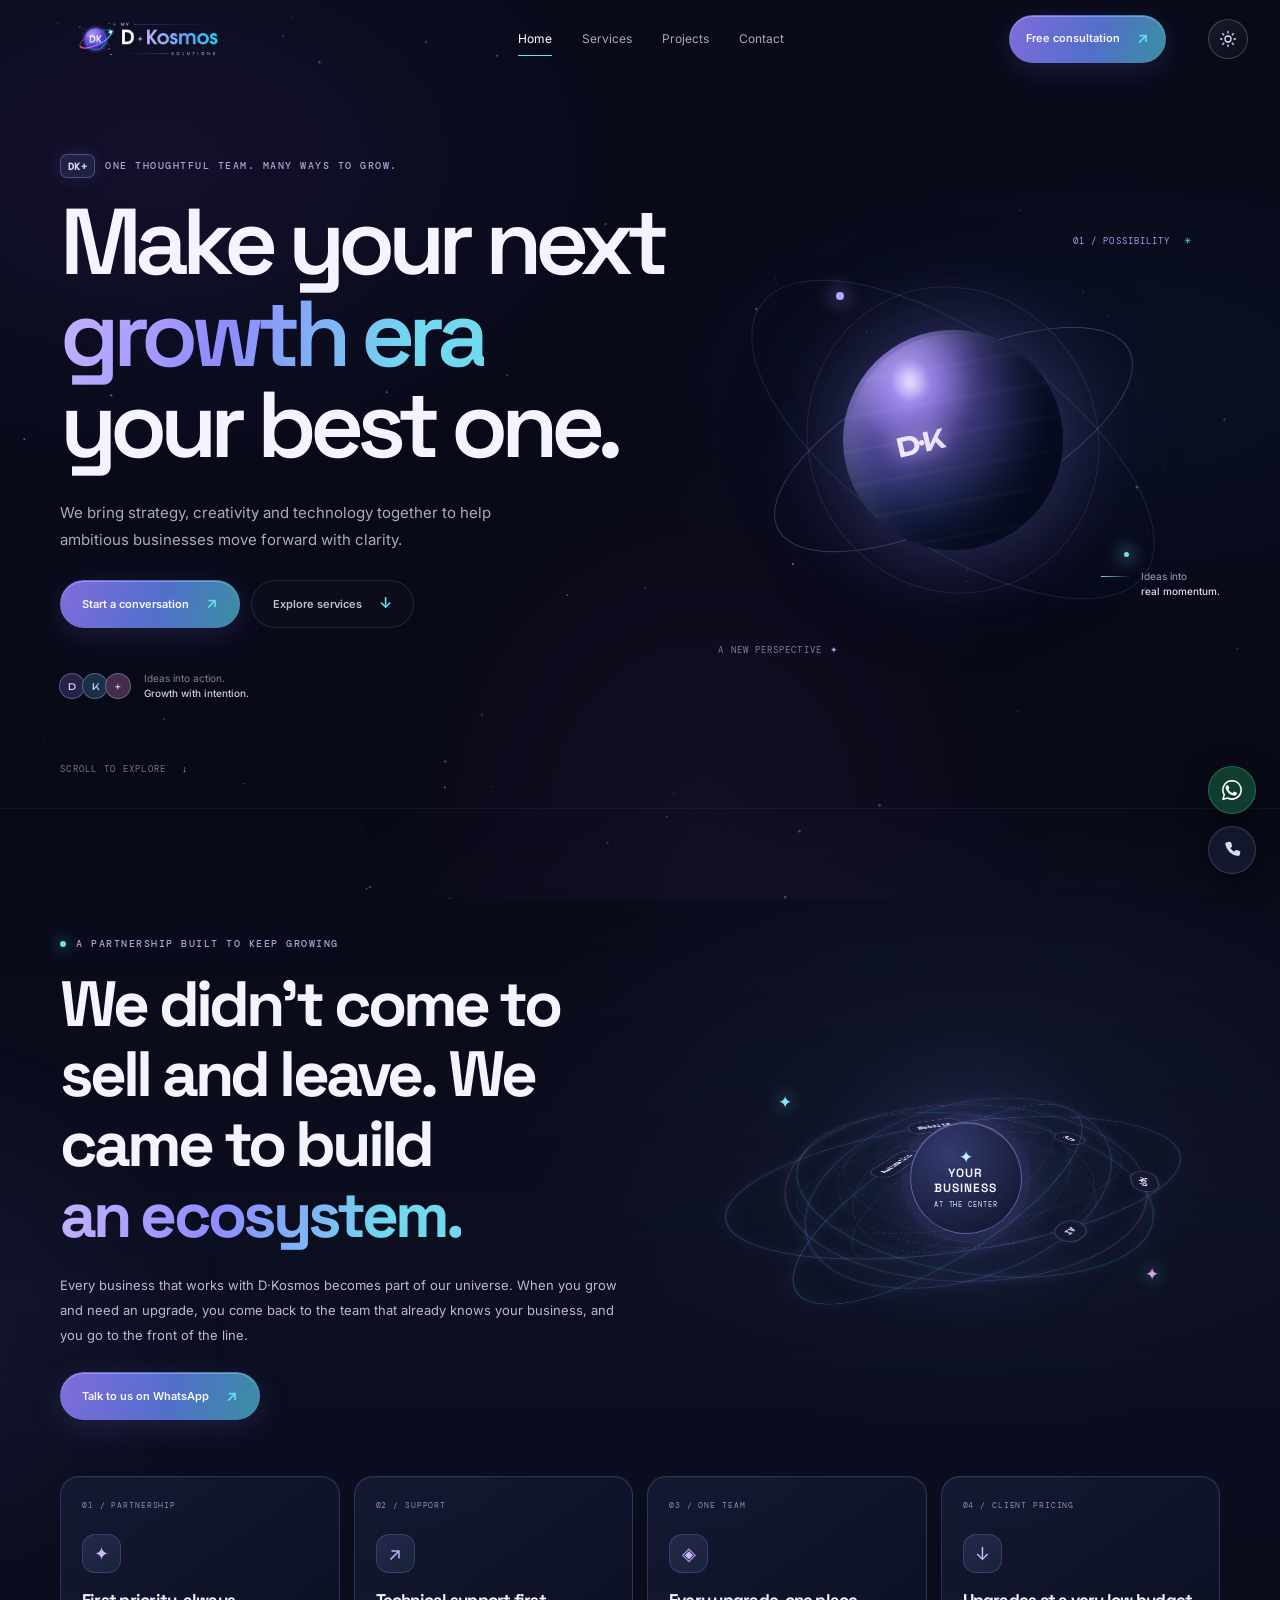
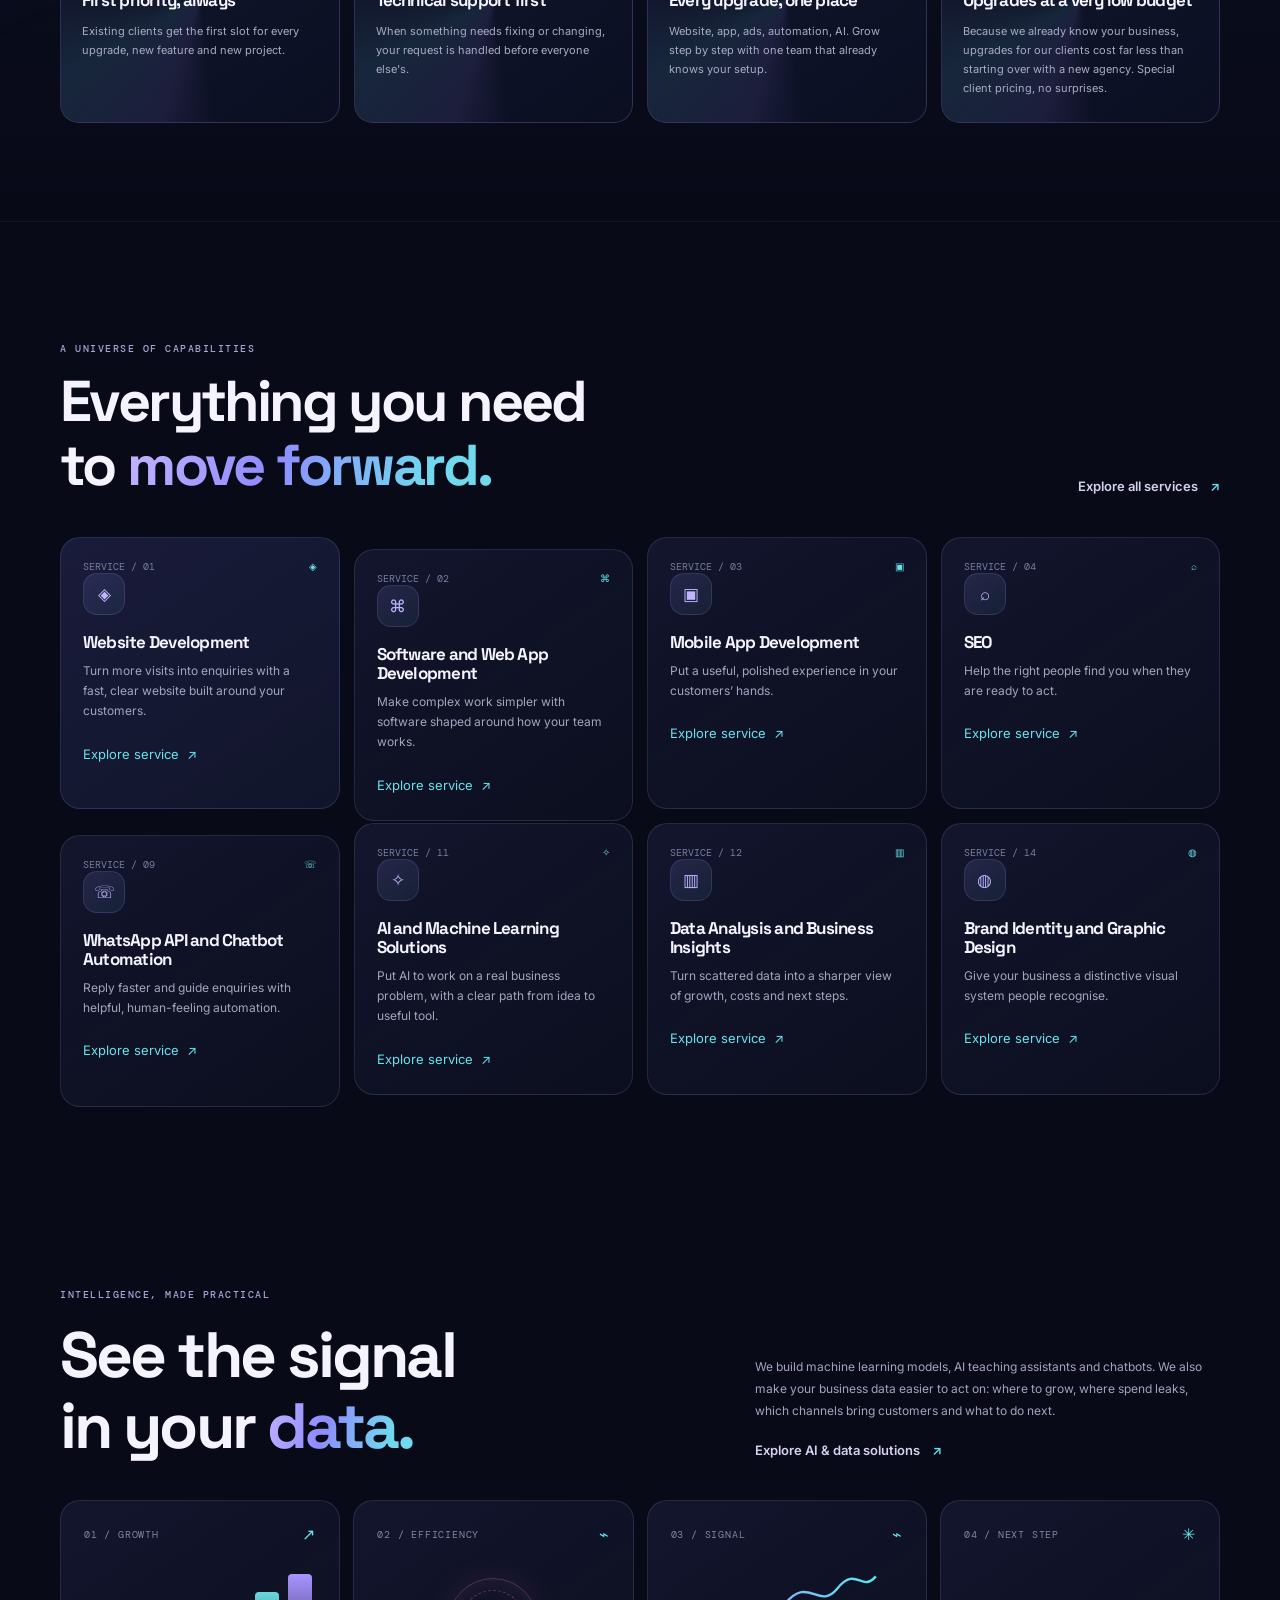
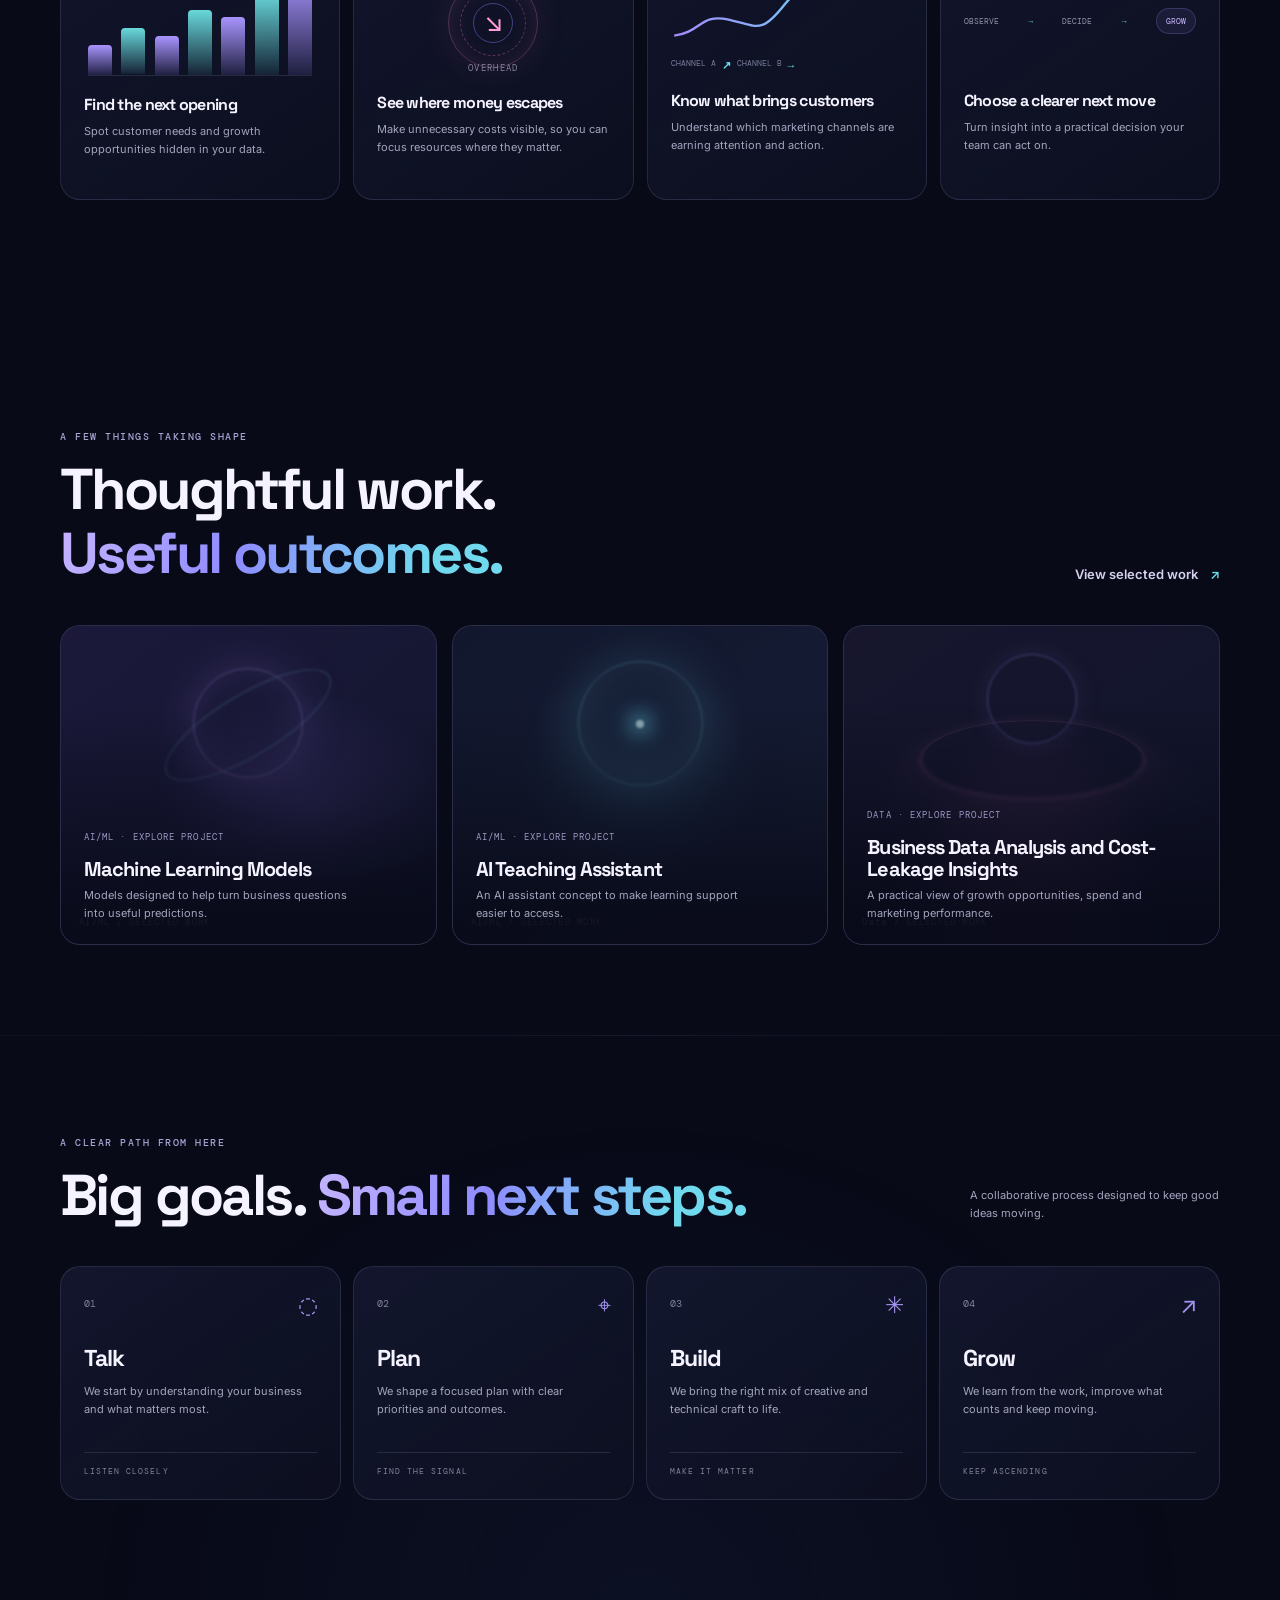
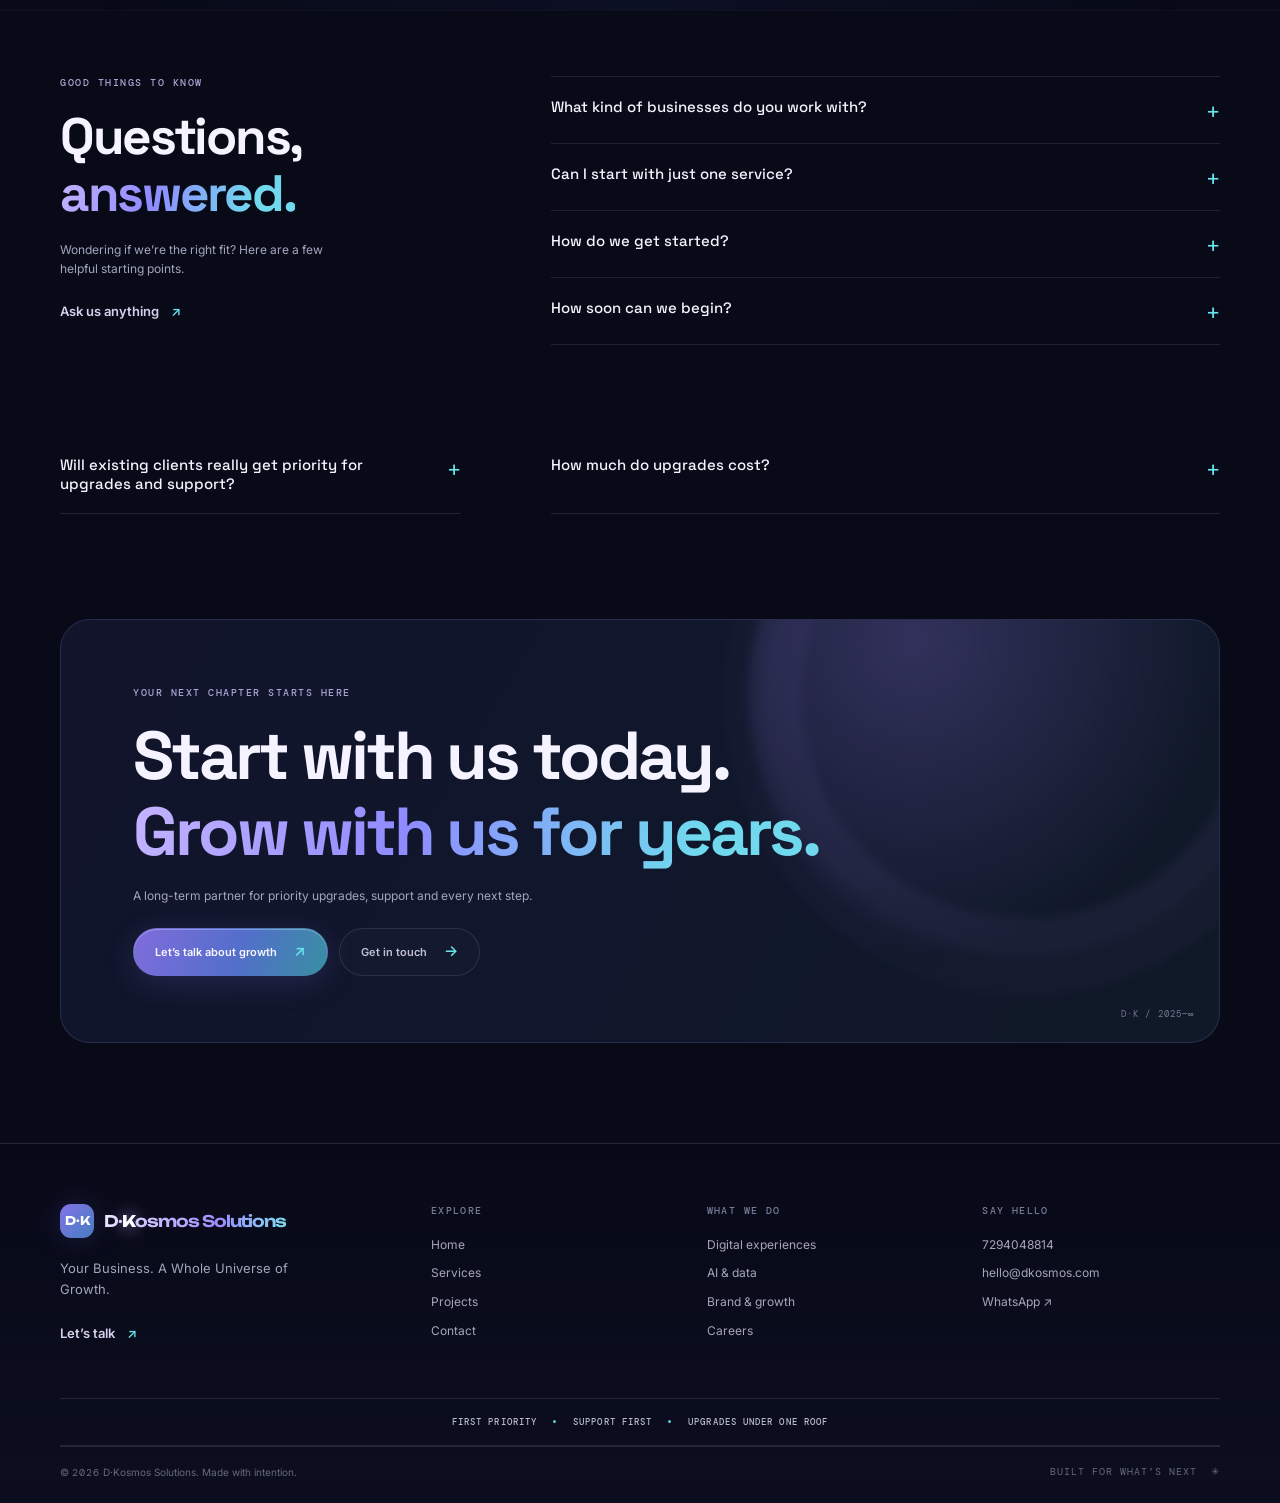
<file: index.html>
<!doctype html><html lang="en"><head><meta charset="utf-8"><meta name="viewport" content="width=device-width,initial-scale=1"><meta name="theme-color" content="#080a18"><meta name="description" content="Partner for the long run: D&#183;Kosmos offers priority upgrades and support as your business grows."><meta property="og:title" content="D&#183;Kosmos Solutions — Your Business. A Whole Universe of Growth."><meta property="og:description" content="Digital solutions with the clarity to move your business forward."><meta property="og:type" content="website"><title>D&#183;mydkosmos Solutions — Digital Growth, Thoughtfully Built</title><link rel="icon" href="assets/favicon.svg" type="image/svg+xml"><link rel="preconnect" href="https://fonts.googleapis.com"><link rel="preconnect" href="https://fonts.gstatic.com" crossorigin><link href="https://fonts.googleapis.com/css2?family=DM+Mono:wght@400;500&family=Inter:wght@400;500;600;700&family=Space+Grotesk:wght@400;500;600;700&family=Unbounded:wght@500;600;700&display=swap" rel="stylesheet"><link rel="stylesheet" href="css/base.css"><link rel="stylesheet" href="css/layout.css"><link rel="stylesheet" href="css/components.css"><link rel="stylesheet" href="css/animations.css"><link rel="stylesheet" href="css/pages.css"></head><body data-page="home"><div id="starfield"></div><div id="site-header"></div><main><section class="hero wrap"><div class="hero-copy"><p class="eyebrow reveal"><span class="dk-plus-badge">DK+</span><span>One thoughtful team. Many ways to grow.</span></p><h1 class="display reveal">Make your next<br><span class="gradient-text">growth era</span><br>your best one.</h1><p class="hero-text reveal">We bring strategy, creativity and technology together to help ambitious businesses move forward with clarity.</p><div class="hero-actions reveal"><a class="button button-primary magnetic" data-whatsapp href="#">Start a conversation <span>↗</span></a><a class="button button-quiet" href="services.html">Explore services <span>↓</span></a></div><div class="hero-proof reveal"><div class="proof-avatars"><i>D</i><i>K</i><i>+</i></div><span>Ideas into action.<br><b>Growth with intention.</b></span></div></div><div class="planet-stage reveal"><div class="planet-label label-top"><span>01 / POSSIBILITY</span><i>✳</i></div><div class="orbit orbit-one"></div><div class="orbit orbit-two"></div><div class="orbit orbit-three"></div><div class="planet"><div class="planet-shade"></div><span class="planet-mark">D·K</span></div><div class="orbit-point point-a"></div><div class="orbit-point point-b"></div><div class="planet-caption"><span class="caption-line"></span><p>Ideas into<br><b>real momentum.</b></p></div><div class="planet-label label-bottom">A NEW PERSPECTIVE <span>✦</span></div></div><div class="hero-index">SCROLL TO EXPLORE <span>↓</span></div></section><section class="promise-section"><div class="wrap"><div class="promise-intro"><div class="promise-copy reveal"><p class="eyebrow"><span class="live-dot"></span> A partnership built to keep growing</p><h2 class="promise-headline"><span class="promise-word" style="--word-index:0">We</span> <span class="promise-word" style="--word-index:1">didn&#39;t</span> <span class="promise-word" style="--word-index:2">come</span> <span class="promise-word" style="--word-index:3">to</span> <span class="promise-word" style="--word-index:4">sell</span> <span class="promise-word" style="--word-index:5">and</span> <span class="promise-word" style="--word-index:6">leave.</span> <span class="promise-word" style="--word-index:7">We</span> <span class="promise-word" style="--word-index:8">came</span> <span class="promise-word" style="--word-index:9">to</span> <span class="promise-word" style="--word-index:10">build</span> <span class="promise-word gradient-text" style="--word-index:11">an ecosystem.</span></h2><p class="promise-lede">Every business that works with D&#183;Kosmos becomes part of our universe. When you grow and need an upgrade, you come back to the team that already knows your business, and you go to the front of the line.</p><a class="button button-primary magnetic" data-whatsapp href="#">Talk to us on WhatsApp <span>&#8599;</span></a></div><div class="promise-orbit reveal" role="img" aria-label="Your business at the center, supported by Website, Ads, App, Automation and AI"><div class="orbit-glow"></div><div class="orbit-ring ring-a"><span class="orbit-node"><b>Website</b></span></div><div class="orbit-ring ring-b"><span class="orbit-node"><b>Ads</b></span></div><div class="orbit-ring ring-c"><span class="orbit-node"><b>App</b></span></div><div class="orbit-ring ring-d"><span class="orbit-node"><b>Automation</b></span></div><div class="orbit-ring ring-e"><span class="orbit-node"><b>AI</b></span></div><div class="orbit-center"><i>&#10022;</i><b>Your<br>business</b><small>AT THE CENTER</small></div><span class="orbit-star star-a">&#10022;</span><span class="orbit-star star-b">&#10022;</span></div></div><div class="promise-grid"><article class="promise-card reveal" data-tilt><span class="promise-card-index">01 / PARTNERSHIP</span><span class="promise-icon">&#10022;</span><h3>First priority, always</h3><p>Existing clients get the first slot for every upgrade, new feature and new project.</p></article><article class="promise-card reveal" data-tilt><span class="promise-card-index">02 / SUPPORT</span><span class="promise-icon">&#8599;</span><h3>Technical support first</h3><p>When something needs fixing or changing, your request is handled before everyone else&#39;s.</p></article><article class="promise-card reveal" data-tilt><span class="promise-card-index">03 / ONE TEAM</span><span class="promise-icon">&#9672;</span><h3>Every upgrade, one place</h3><p>Website, app, ads, automation, AI. Grow step by step with one team that already knows your setup.</p></article><article class="promise-card reveal" data-tilt><span class="promise-card-index">04 / CLIENT PRICING</span><span class="promise-icon">&#8595;</span><h3>Upgrades at a very low budget</h3><p>Because we already know your business, upgrades for our clients cost far less than starting over with a new agency. Special client pricing, no surprises.</p></article></div></div></section><section class="section wrap" id="services"><div class="section-head reveal"><div><p class="eyebrow">A universe of capabilities</p><h2>Everything you need<br>to <span class="gradient-text">move forward.</span></h2></div><a class="text-link" href="services.html">Explore all services <span>↗</span></a></div><div class="service-grid" id="home-services"></div></section><section class="ai-section wrap"><div class="ai-top reveal"><div><p class="eyebrow">Intelligence, made practical</p><h2>See the signal<br>in your <span class="gradient-text">data.</span></h2></div><div class="ai-copy"><p>We build machine learning models, AI teaching assistants and chatbots. We also make your business data easier to act on: where to grow, where spend leaks, which channels bring customers and what to do next.</p><a class="text-link" href="services.html#ai-data">Explore AI & data solutions <span>↗</span></a></div></div><div class="insight-grid"><article class="insight-card reveal" data-tilt><div class="insight-top"><span>01 / GROWTH</span><i>↗</i></div><div class="chart-bars"><i style="--h:30%"></i><i style="--h:46%"></i><i style="--h:39%"></i><i style="--h:64%"></i><i style="--h:57%"></i><i style="--h:82%"></i><i style="--h:100%"></i></div><h3>Find the next opening</h3><p>Spot customer needs and growth opportunities hidden in your data.</p></article><article class="insight-card reveal" data-tilt><div class="insight-top"><span>02 / EFFICIENCY</span><i>⌁</i></div><div class="leak-visual"><span class="leak-ring"></span><span class="leak-value">↘</span><i>OVERHEAD</i></div><h3>See where money escapes</h3><p>Make unnecessary costs visible, so you can focus resources where they matter.</p></article><article class="insight-card reveal" data-tilt><div class="insight-top"><span>03 / SIGNAL</span><i>⌁</i></div><div class="signal-visual"><svg viewBox="0 0 260 100" role="img" aria-label="Illustrative upward trend line"><path d="M4 82 C38 78 36 54 72 62 S112 81 142 43 S184 52 208 23 S238 29 256 8" fill="none" stroke="url(#line)" stroke-width="3"/><defs><linearGradient id="line"><stop stop-color="#a889ff"/><stop offset="1" stop-color="#5be4ed"/></linearGradient></defs></svg><div><span>CHANNEL A</span><b>↗</b><span>CHANNEL B</span><b>→</b></div></div><h3>Know what brings customers</h3><p>Understand which marketing channels are earning attention and action.</p></article><article class="insight-card reveal" data-tilt><div class="insight-top"><span>04 / NEXT STEP</span><i>✳</i></div><div class="next-visual"><span>OBSERVE</span><i>→</i><span>DECIDE</span><i>→</i><b>GROW</b></div><h3>Choose a clearer next move</h3><p>Turn insight into a practical decision your team can act on.</p></article></div></section><section class="projects-section wrap"><div class="section-head reveal"><div><p class="eyebrow">A few things taking shape</p><h2>Thoughtful work.<br><span class="gradient-text">Useful outcomes.</span></h2></div><a class="text-link" href="projects.html">View selected work <span>↗</span></a></div><div class="featured-projects" id="featured-projects"></div></section><section class="process-section"><div class="wrap"><div class="section-head reveal"><div><p class="eyebrow">A clear path from here</p><h2>Big goals. <span class="gradient-text">Small next steps.</span></h2></div><p class="section-aside">A collaborative process designed to keep good ideas moving.</p></div><div class="process-grid"><article class="process-step reveal"><span class="step-number">01</span><span class="step-icon">◌</span><h3>Talk</h3><p>We start by understanding your business and what matters most.</p><span class="step-foot">LISTEN CLOSELY</span></article><article class="process-step reveal"><span class="step-number">02</span><span class="step-icon">⌖</span><h3>Plan</h3><p>We shape a focused plan with clear priorities and outcomes.</p><span class="step-foot">FIND THE SIGNAL</span></article><article class="process-step reveal"><span class="step-number">03</span><span class="step-icon">✳</span><h3>Build</h3><p>We bring the right mix of creative and technical craft to life.</p><span class="step-foot">MAKE IT MATTER</span></article><article class="process-step reveal"><span class="step-number">04</span><span class="step-icon">↗</span><h3>Grow</h3><p>We learn from the work, improve what counts and keep moving.</p><span class="step-foot">KEEP ASCENDING</span></article></div></div></section><section class="faq-section wrap"><div class="faq-intro reveal"><p class="eyebrow">Good things to know</p><h2>Questions,<br><span class="gradient-text">answered.</span></h2><p>Wondering if we’re the right fit? Here are a few helpful starting points.</p><a class="text-link" href="contact.html">Ask us anything <span>↗</span></a></div><div class="faq-list"><details class="faq-item reveal"><summary>What kind of businesses do you work with?<span>+</span></summary><p>We work with ambitious businesses and teams looking for a thoughtful digital partner. Tell us what you are building and we can find the right starting point together.</p></details><details class="faq-item reveal"><summary>Can I start with just one service?<span>+</span></summary><p>Absolutely. We can begin with a focused project or service, then build from there if it makes sense for your goals.</p></details><details class="faq-item reveal"><summary>How do we get started?<span>+</span></summary><p>Send us a message on WhatsApp or use the contact form. We will learn a little about your goals and suggest a useful next step.</p></details><details class="faq-item reveal"><summary>How soon can we begin?<span>+</span></summary><p>Timing depends on the project and our current schedule. After an initial conversation, we will share a clear proposed timeline.</p></details></div><details class="faq-item reveal"><summary>Will existing clients really get priority for upgrades and support?<span>+</span></summary><p>Yes. Existing clients are served first for upgrades and technical support.</p></details><details class="faq-item reveal"><summary>How much do upgrades cost?<span>+</span></summary><p>We keep upgrades for existing clients at very low budgets. Tell us what you need on WhatsApp and we will share a clear quote.</p></details></section><section class="final-cta wrap"><div class="cta-orb"></div><div class="final-cta-inner reveal"><p class="eyebrow">Your next chapter starts here</p><h2>Start with us today.<br><span class="gradient-text">Grow with us for years.</span></h2><p>A long-term partner for priority upgrades, support and every next step.</p><div class="hero-actions"><a class="button button-primary magnetic" data-whatsapp href="#">Let’s talk about growth <span>↗</span></a><a class="button button-quiet" href="contact.html">Get in touch <span>→</span></a></div></div><span class="cta-index">D·K / 2025—∞</span></section></main><div id="site-footer"></div><div id="site-intro"></div><div id="floating-actions"></div><div class="scroll-progress" aria-hidden="true"></div><script src="js/config.js"></script><script src="js/data.js"></script><script src="js/starfield.js"></script><script src="js/intro.js"></script><script src="js/effects.js"></script><script src="js/main.js"></script></body></html>
</file>
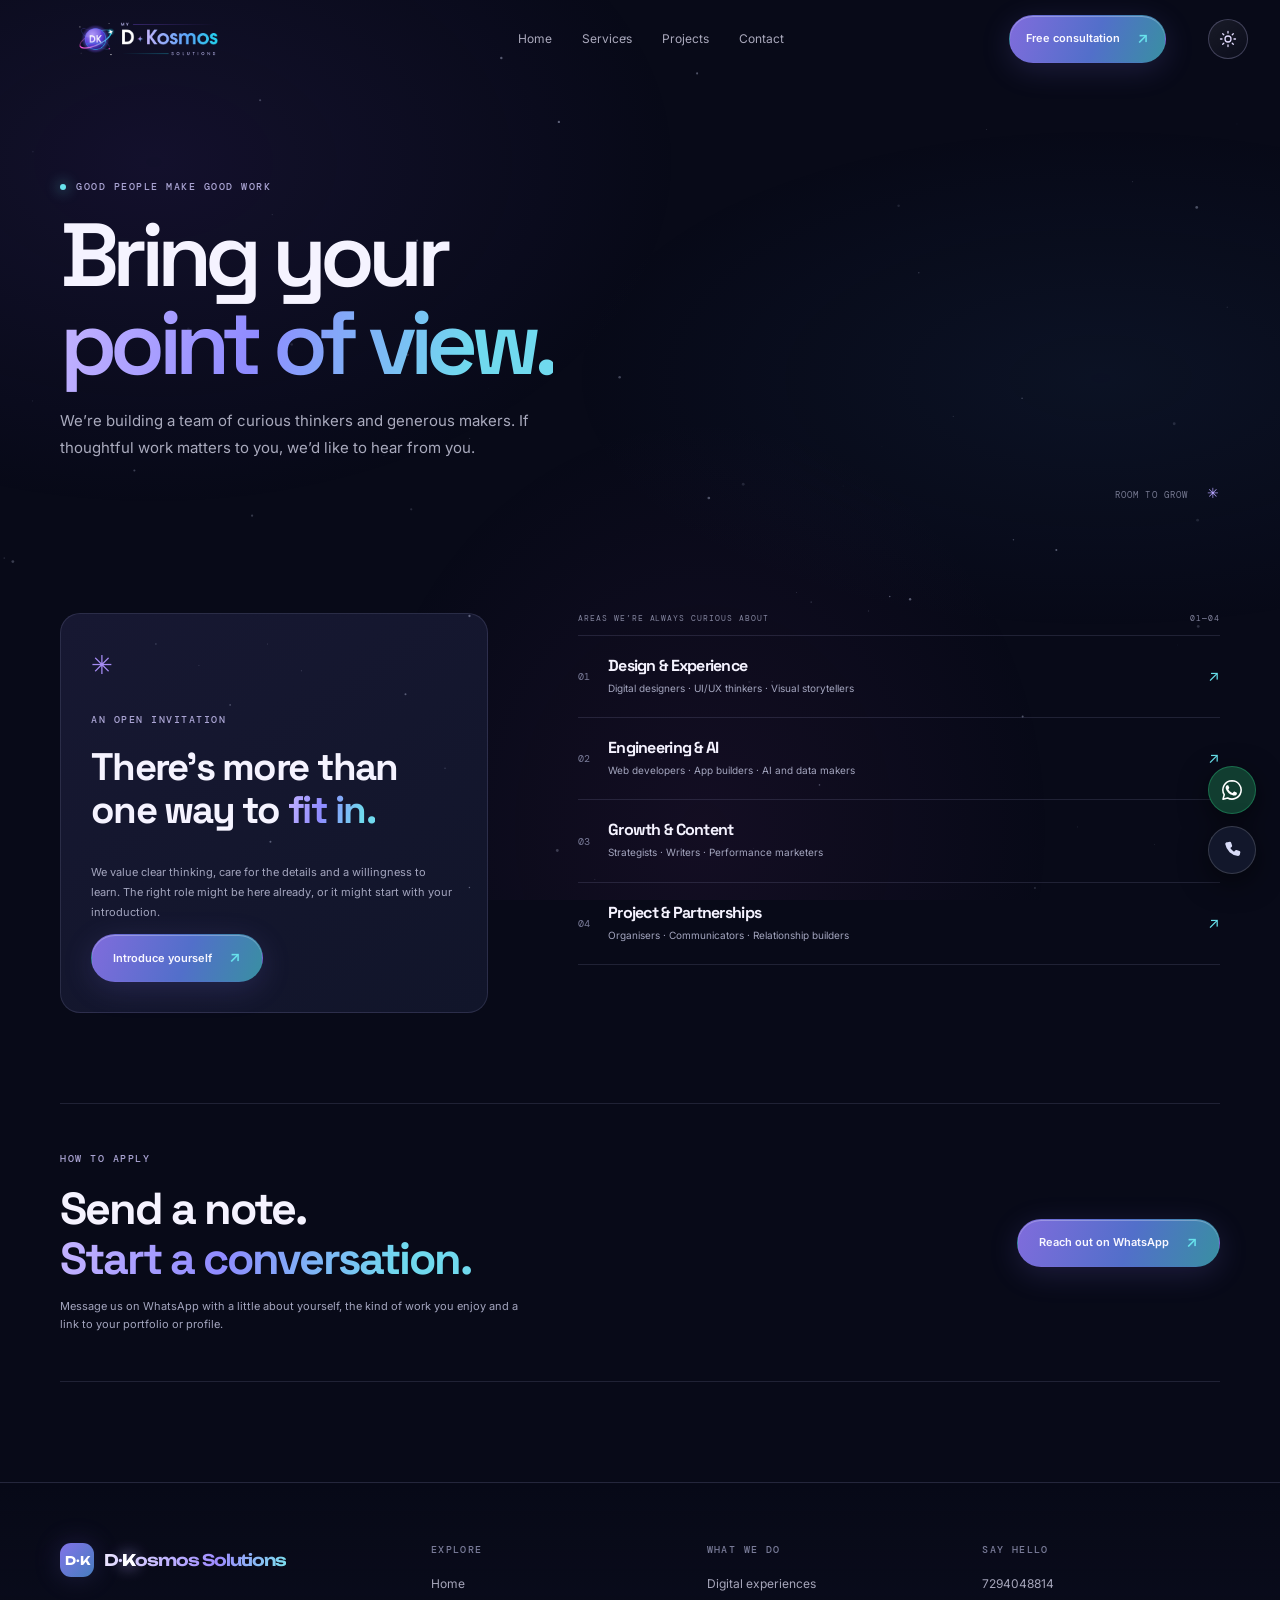
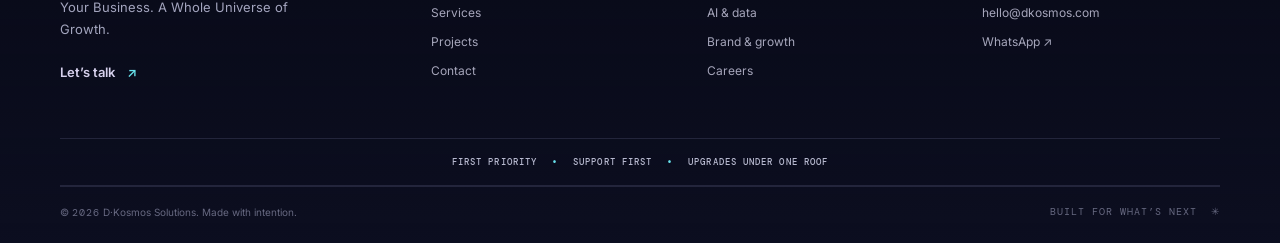
<file: careers.html>
<!doctype html><html lang="en"><head><meta charset="utf-8"><meta name="viewport" content="width=device-width,initial-scale=1"><meta name="theme-color" content="#080a18"><meta name="description" content="Explore future opportunities to work with D&#183;Kosmos Solutions."><meta property="og:title" content="Careers — D&#183;Kosmos Solutions"><meta property="og:description" content="Bring your curiosity and craft to work that moves businesses forward."><meta property="og:type" content="website"><title>Careers — D&#183;Kosmos Solutions</title><link rel="icon" href="assets/favicon.svg" type="image/svg+xml"><link rel="preconnect" href="https://fonts.googleapis.com"><link rel="preconnect" href="https://fonts.gstatic.com" crossorigin><link href="https://fonts.googleapis.com/css2?family=DM+Mono:wght@400;500&family=Inter:wght@400;500;600;700&family=Space+Grotesk:wght@400;500;600;700&family=Unbounded:wght@500;600;700&display=swap" rel="stylesheet"><link rel="stylesheet" href="css/base.css"><link rel="stylesheet" href="css/layout.css"><link rel="stylesheet" href="css/components.css"><link rel="stylesheet" href="css/animations.css"><link rel="stylesheet" href="css/pages.css"></head><body data-page="careers"><div id="starfield"></div><div id="site-header"></div><main><section class="page-hero wrap"><p class="eyebrow reveal"><span class="live-dot"></span> Good people make good work</p><h1 class="display reveal">Bring your<br><span class="gradient-text">point of view.</span></h1><p class="hero-text reveal">We’re building a team of curious thinkers and generous makers. If thoughtful work matters to you, we’d like to hear from you.</p><div class="page-hero-mark">ROOM TO GROW <span>✳</span></div></section><section class="careers-intro wrap"><div class="career-note reveal"><span class="career-symbol">✳</span><p class="eyebrow">An open invitation</p><h2>There’s more than<br>one way to <span class="gradient-text">fit in.</span></h2><p>We value clear thinking, care for the details and a willingness to learn. The right role might be here already, or it might start with your introduction.</p><a class="button button-primary" data-whatsapp href="#">Introduce yourself <span>↗</span></a></div><div class="roles-area"><div class="section-kicker reveal"><span>AREAS WE’RE ALWAYS CURIOUS ABOUT</span><i>01—04</i></div><article class="role-card reveal"><span>01</span><div><h3>Design & Experience</h3><p>Digital designers · UI/UX thinkers · Visual storytellers</p></div><i>↗</i></article><article class="role-card reveal"><span>02</span><div><h3>Engineering & AI</h3><p>Web developers · App builders · AI and data makers</p></div><i>↗</i></article><article class="role-card reveal"><span>03</span><div><h3>Growth & Content</h3><p>Strategists · Writers · Performance marketers</p></div><i>↗</i></article><article class="role-card reveal"><span>04</span><div><h3>Project & Partnerships</h3><p>Organisers · Communicators · Relationship builders</p></div><i>↗</i></article></div></section><section class="apply-band wrap reveal"><div><p class="eyebrow">How to apply</p><h2>Send a note.<br><span class="gradient-text">Start a conversation.</span></h2><p>Message us on WhatsApp with a little about yourself, the kind of work you enjoy and a link to your portfolio or profile.</p></div><a class="button button-primary" data-careers-whatsapp href="#">Reach out on WhatsApp <span>↗</span></a></section></main><div id="site-footer"></div><div id="site-intro"></div><div id="floating-actions"></div><div class="scroll-progress" aria-hidden="true"></div><script src="js/config.js"></script><script src="js/data.js"></script><script src="js/starfield.js"></script><script src="js/intro.js"></script><script src="js/effects.js"></script><script src="js/main.js"></script></body></html>
</file>
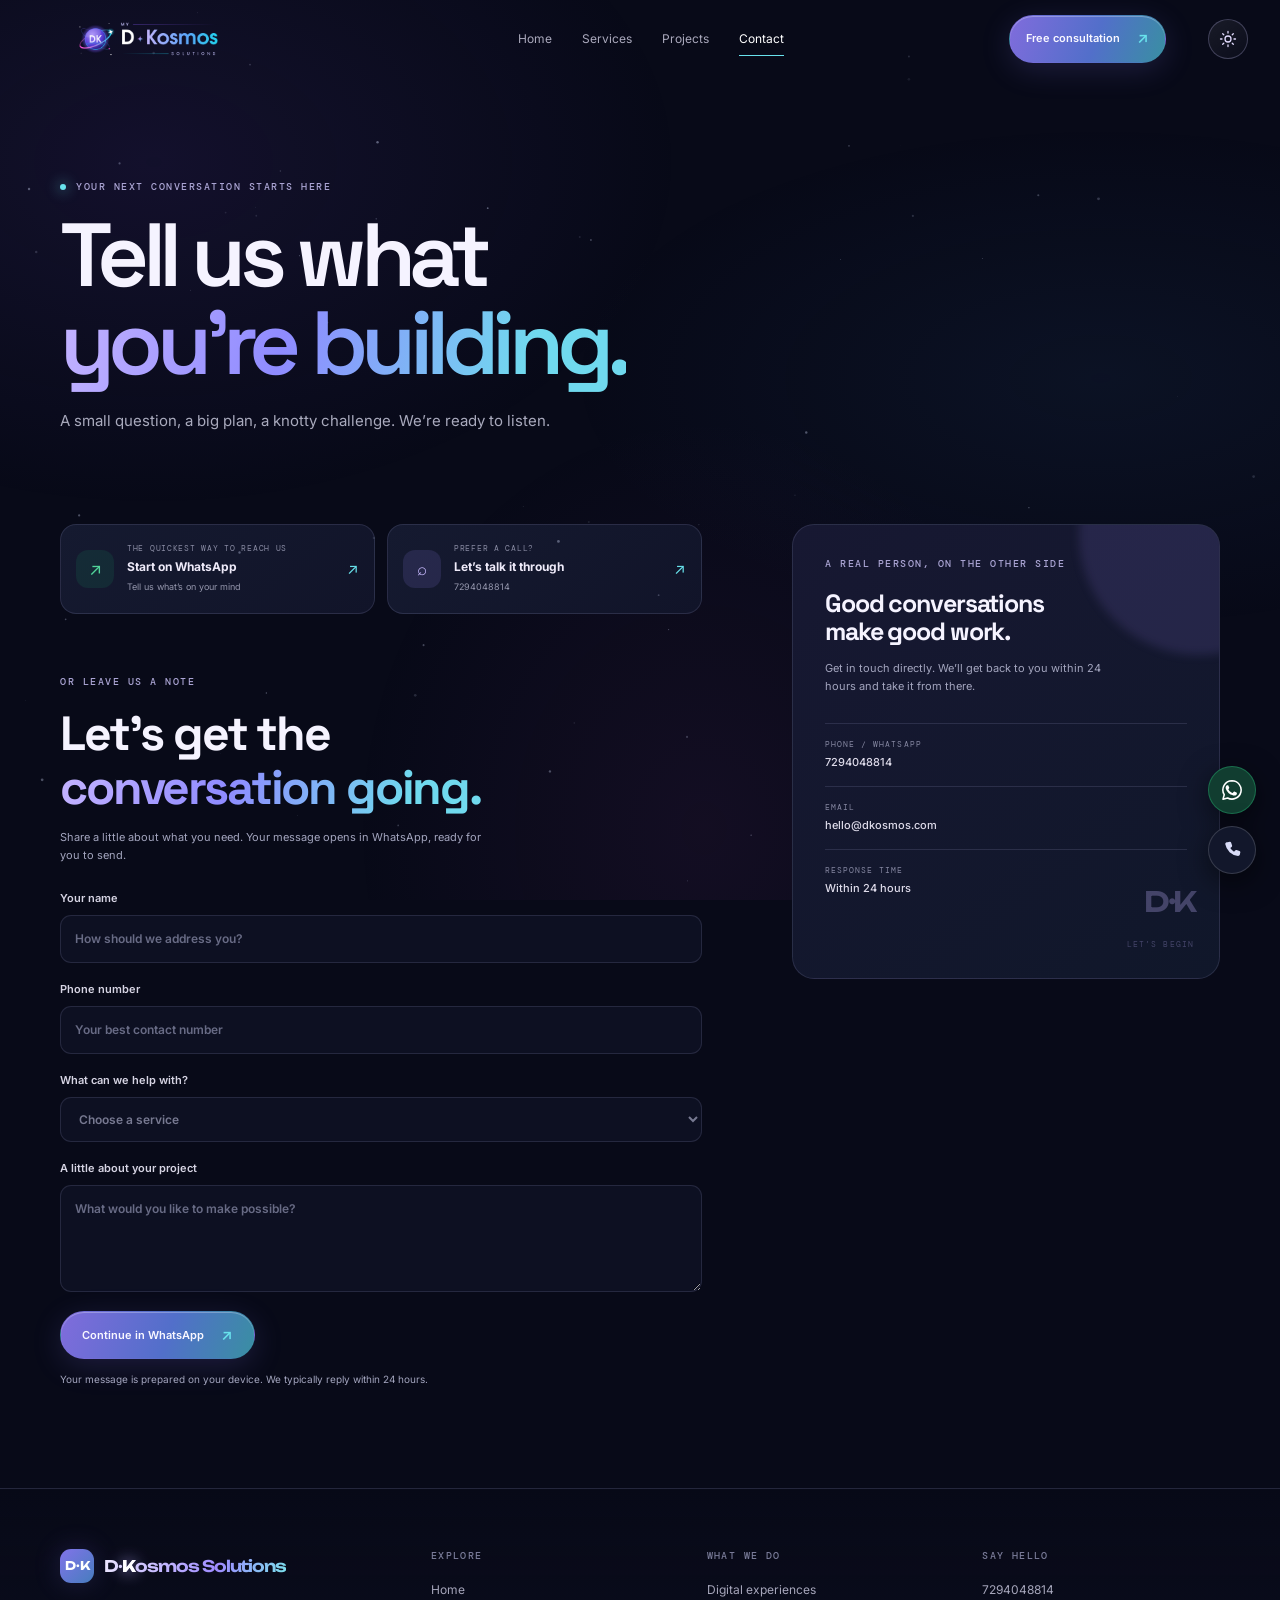
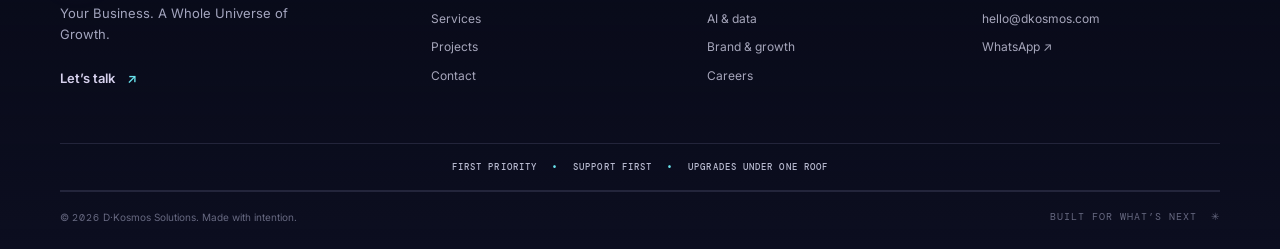
<file: contact.html>
<!doctype html><html lang="en"><head><meta charset="utf-8"><meta name="viewport" content="width=device-width,initial-scale=1"><meta name="theme-color" content="#080a18"><meta name="description" content="Talk to the D&#183;Kosmos Solutions team about your next growth goal."><meta property="og:title" content="Contact — D&#183;Kosmos Solutions"><meta property="og:description" content="Tell us where you want to go. We will help find a way forward."><meta property="og:type" content="website"><title>Contact — D&#183;Kosmos Solutions</title><link rel="icon" href="assets/favicon.svg" type="image/svg+xml"><link rel="preconnect" href="https://fonts.googleapis.com"><link rel="preconnect" href="https://fonts.gstatic.com" crossorigin><link href="https://fonts.googleapis.com/css2?family=DM+Mono:wght@400;500&family=Inter:wght@400;500;600;700&family=Space+Grotesk:wght@400;500;600;700&family=Unbounded:wght@500;600;700&display=swap" rel="stylesheet"><link rel="stylesheet" href="css/base.css"><link rel="stylesheet" href="css/layout.css"><link rel="stylesheet" href="css/components.css"><link rel="stylesheet" href="css/animations.css"><link rel="stylesheet" href="css/pages.css"></head><body data-page="contact"><div id="starfield"></div><div id="site-header"></div><main><section class="page-hero wrap contact-hero"><p class="eyebrow reveal"><span class="live-dot"></span> Your next conversation starts here</p><h1 class="display reveal">Tell us what<br><span class="gradient-text">you’re building.</span></h1><p class="hero-text reveal">A small question, a big plan, a knotty challenge. We’re ready to listen.</p></section><section class="contact-layout wrap"><div class="contact-main"><div class="contact-direct reveal"><a class="direct-card whatsapp-card" data-whatsapp href="#"><span class="direct-icon">↗</span><span><small>THE QUICKEST WAY TO REACH US</small><b>Start on WhatsApp</b><em>Tell us what’s on your mind</em></span><i>↗</i></a><a class="direct-card call-card" data-call href="#"><span class="direct-icon">⌕</span><span><small>PREFER A CALL?</small><b>Let’s talk it through</b><em><span data-phone></span></em></span><i>↗</i></a></div><div class="form-heading reveal"><p class="eyebrow">Or leave us a note</p><h2>Let’s get the<br><span class="gradient-text">conversation going.</span></h2><p>Share a little about what you need. Your message opens in WhatsApp, ready for you to send.</p></div><form id="contact-form" class="contact-form reveal"><label>Your name<input name="name" autocomplete="name" required placeholder="How should we address you?"></label><label>Phone number<input name="phone" type="tel" autocomplete="tel" required placeholder="Your best contact number"></label><label>What can we help with?<select name="service" required><option value="" disabled selected>Choose a service</option></select></label><label>A little about your project<textarea name="message" rows="4" placeholder="What would you like to make possible?"></textarea></label><button class="button button-primary" type="submit">Continue in WhatsApp <span>↗</span></button><p class="form-note">Your message is prepared on your device. We typically reply within 24 hours.</p></form></div><aside class="contact-aside reveal"><div class="aside-glow"></div><p class="eyebrow">A real person, on the other side</p><h3>Good conversations<br>make good work.</h3><p>Get in touch directly. We’ll get back to you within 24 hours and take it from there.</p><div class="contact-detail"><span>PHONE / WHATSAPP</span><b data-phone></b></div><div class="contact-detail"><span>EMAIL</span><b data-email></b></div><div class="contact-detail"><span>RESPONSE TIME</span><b>Within 24 hours</b></div><div class="aside-stamp">D·K<br><span>LET’S BEGIN</span></div></aside></section></main><div id="site-footer"></div><div id="site-intro"></div><div id="floating-actions"></div><div class="scroll-progress" aria-hidden="true"></div><script src="js/config.js"></script><script src="js/data.js"></script><script src="js/starfield.js"></script><script src="js/intro.js"></script><script src="js/effects.js"></script><script src="js/main.js"></script></body></html>
</file>
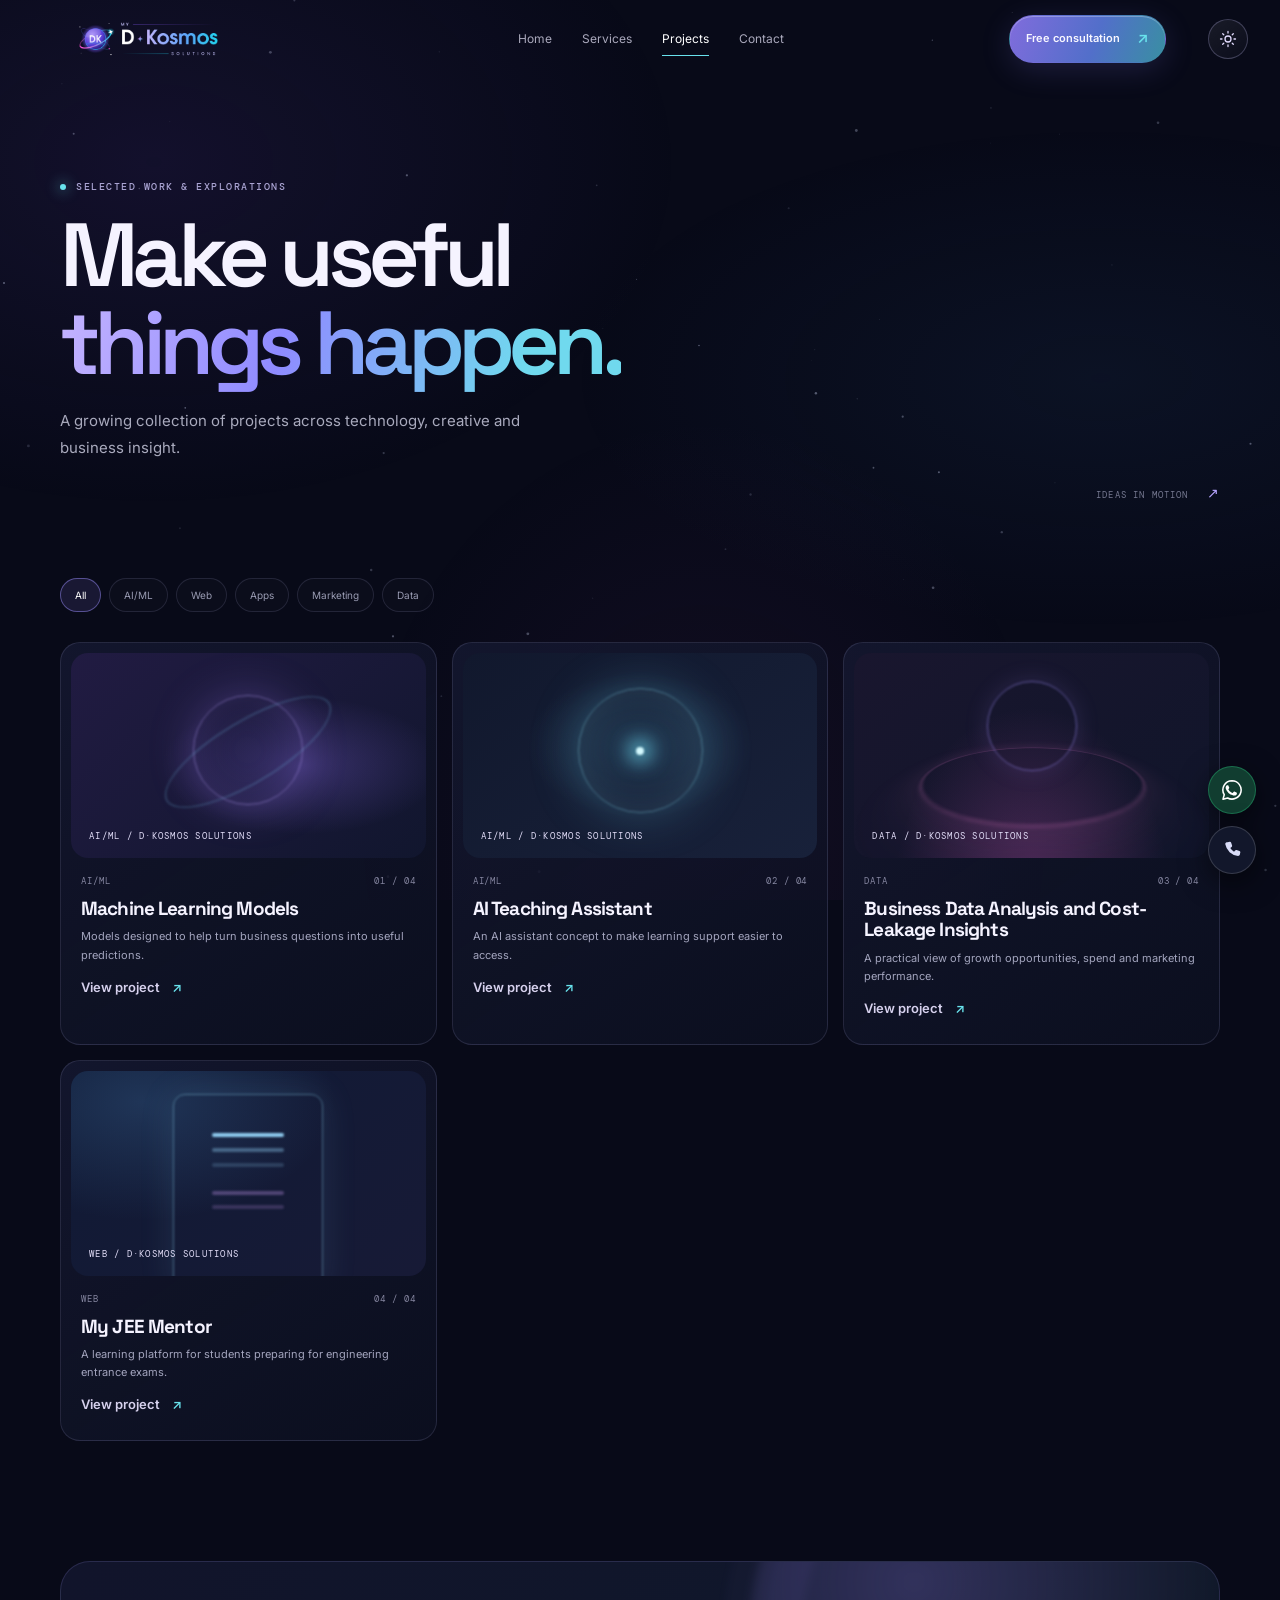
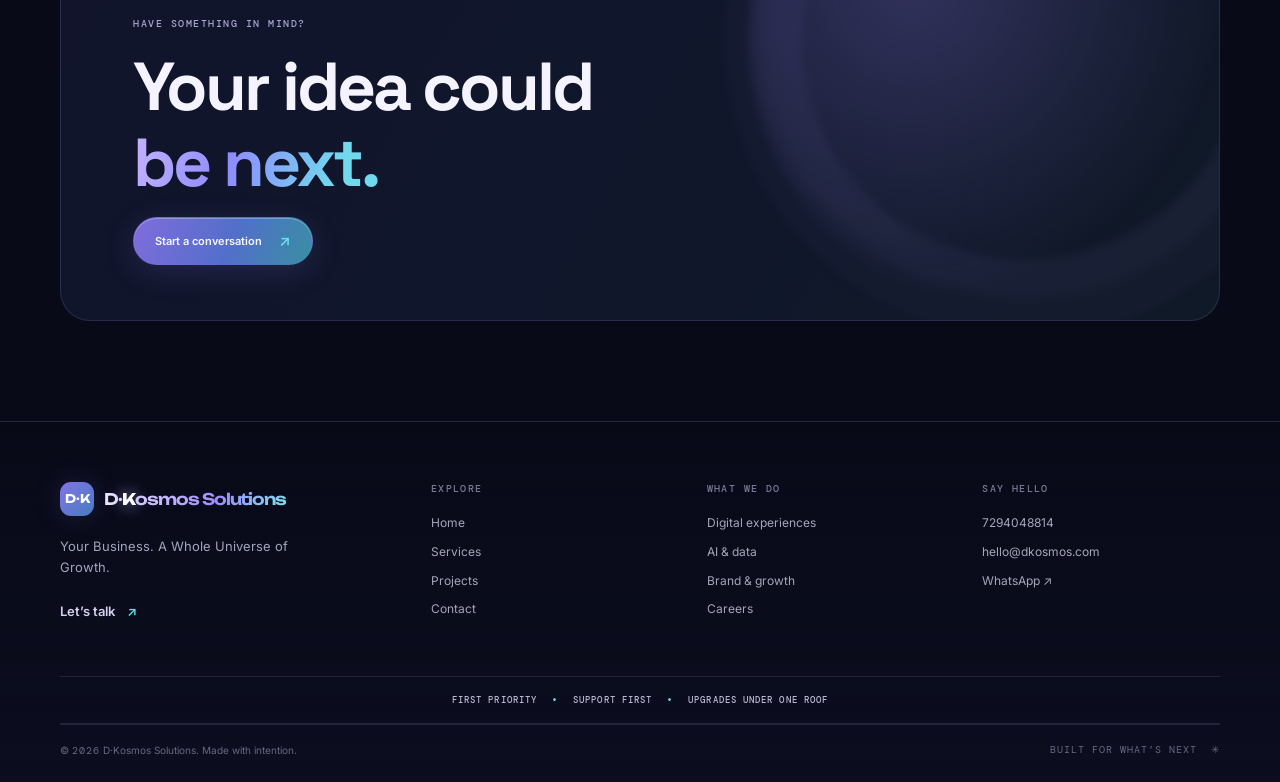
<file: projects.html>
<!doctype html><html lang="en"><head><meta charset="utf-8"><meta name="viewport" content="width=device-width,initial-scale=1"><meta name="theme-color" content="#080a18"><meta name="description" content="Selected work and ideas across AI, web, applications, marketing and data."><meta property="og:title" content="Projects — D&#183;Kosmos Solutions"><meta property="og:description" content="Useful work, thoughtfully made."><meta property="og:type" content="website"><title>Projects — D&#183;Kosmos Solutions</title><link rel="icon" href="assets/favicon.svg" type="image/svg+xml"><link rel="preconnect" href="https://fonts.googleapis.com"><link rel="preconnect" href="https://fonts.gstatic.com" crossorigin><link href="https://fonts.googleapis.com/css2?family=DM+Mono:wght@400;500&family=Inter:wght@400;500;600;700&family=Space+Grotesk:wght@400;500;600;700&family=Unbounded:wght@500;600;700&display=swap" rel="stylesheet"><link rel="stylesheet" href="css/base.css"><link rel="stylesheet" href="css/layout.css"><link rel="stylesheet" href="css/components.css"><link rel="stylesheet" href="css/animations.css"><link rel="stylesheet" href="css/pages.css"></head><body data-page="projects"><div id="starfield"></div><div id="site-header"></div><main><section class="page-hero wrap"><p class="eyebrow reveal"><span class="live-dot"></span> Selected work & explorations</p><h1 class="display reveal">Make useful<br><span class="gradient-text">things happen.</span></h1><p class="hero-text reveal">A growing collection of projects across technology, creative and business insight.</p><div class="page-hero-mark">IDEAS IN MOTION <span>↗</span></div></section><section class="projects-page wrap"><div class="filter-row reveal" id="project-filters" aria-label="Filter projects"></div><div class="project-grid" id="project-grid"></div></section><section class="final-cta wrap compact"><div class="cta-orb"></div><div class="final-cta-inner reveal"><p class="eyebrow">Have something in mind?</p><h2>Your idea could<br><span class="gradient-text">be next.</span></h2><a class="button button-primary" data-whatsapp href="#">Start a conversation <span>↗</span></a></div></section></main><div id="site-footer"></div><div id="site-intro"></div><div id="floating-actions"></div><div class="scroll-progress" aria-hidden="true"></div><div class="modal" id="project-modal" aria-hidden="true"><div class="modal-backdrop" data-close-modal></div><article class="modal-card" role="dialog" aria-modal="true" aria-labelledby="modal-title"><button class="modal-close" data-close-modal aria-label="Close project details">×</button><div id="modal-content"></div></article></div><script src="js/config.js"></script><script src="js/data.js"></script><script src="js/starfield.js"></script><script src="js/intro.js"></script><script src="js/effects.js"></script><script src="js/main.js"></script></body></html>
</file>
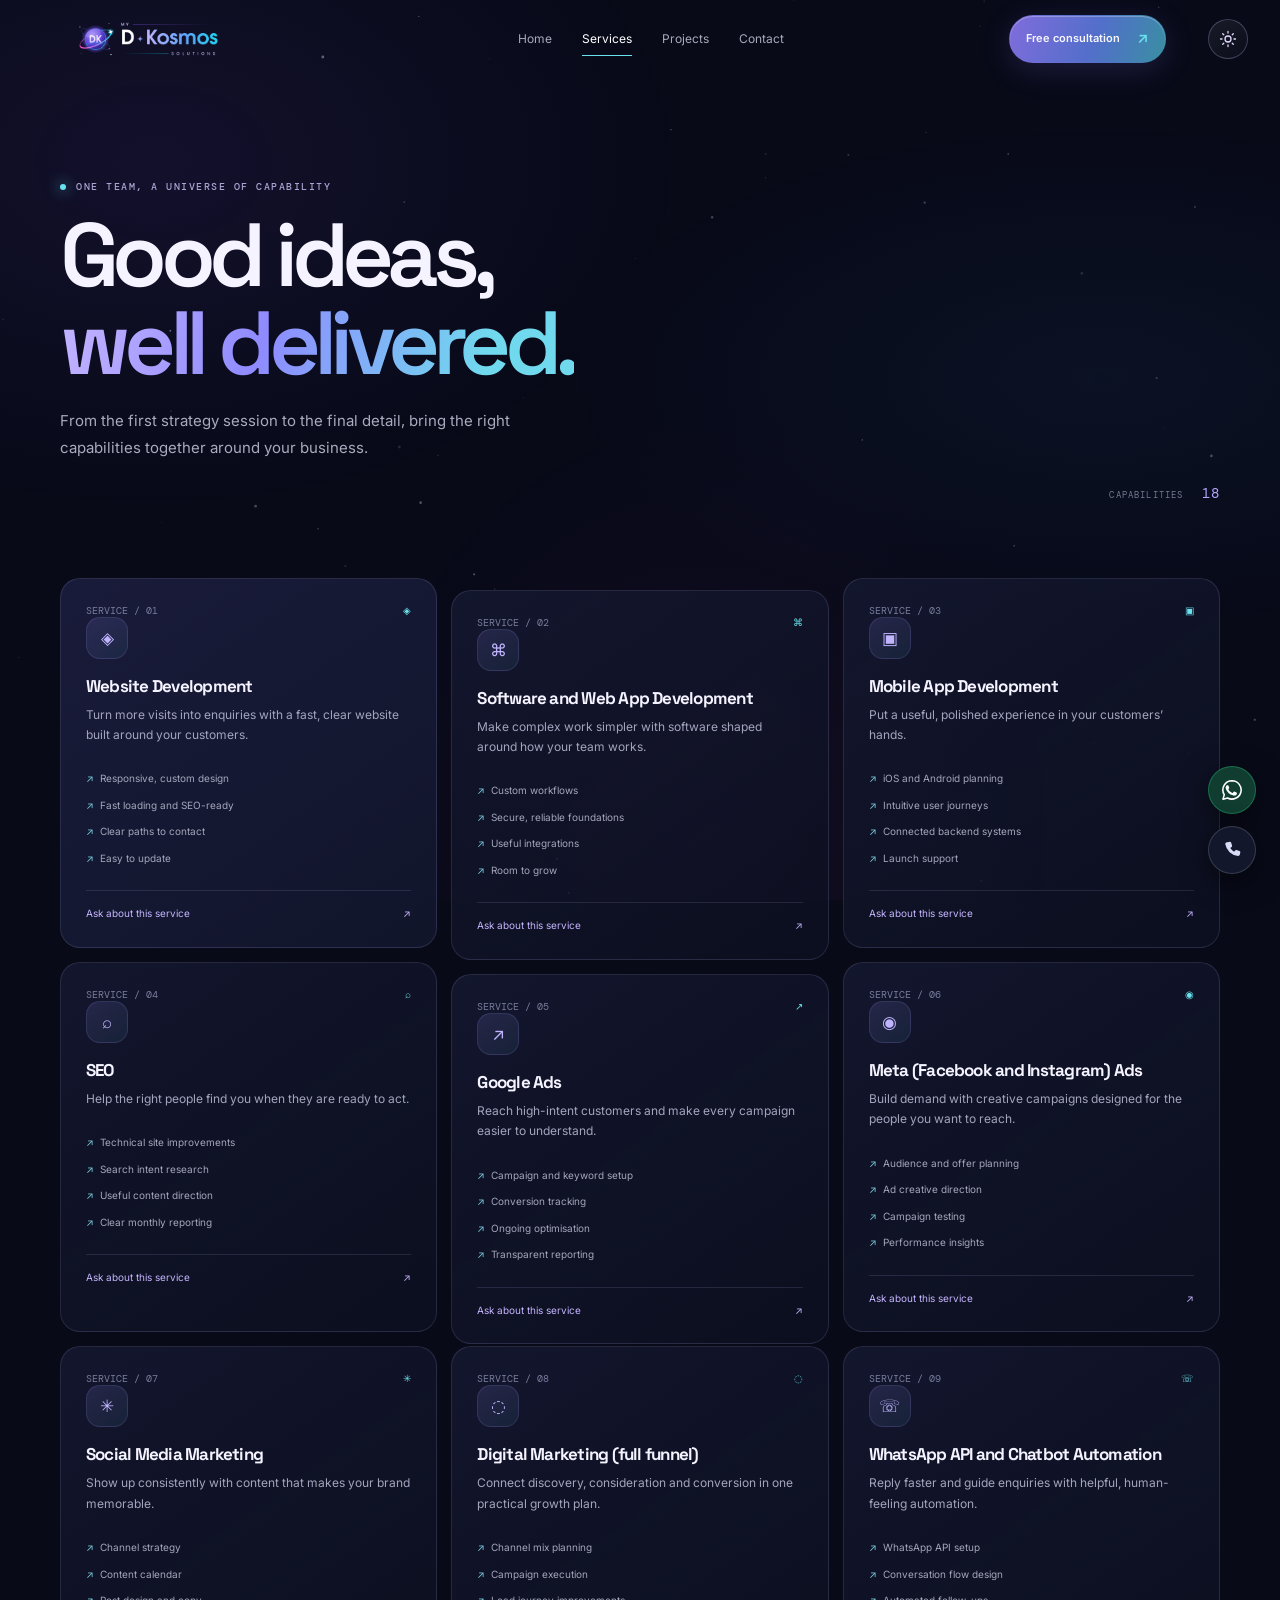
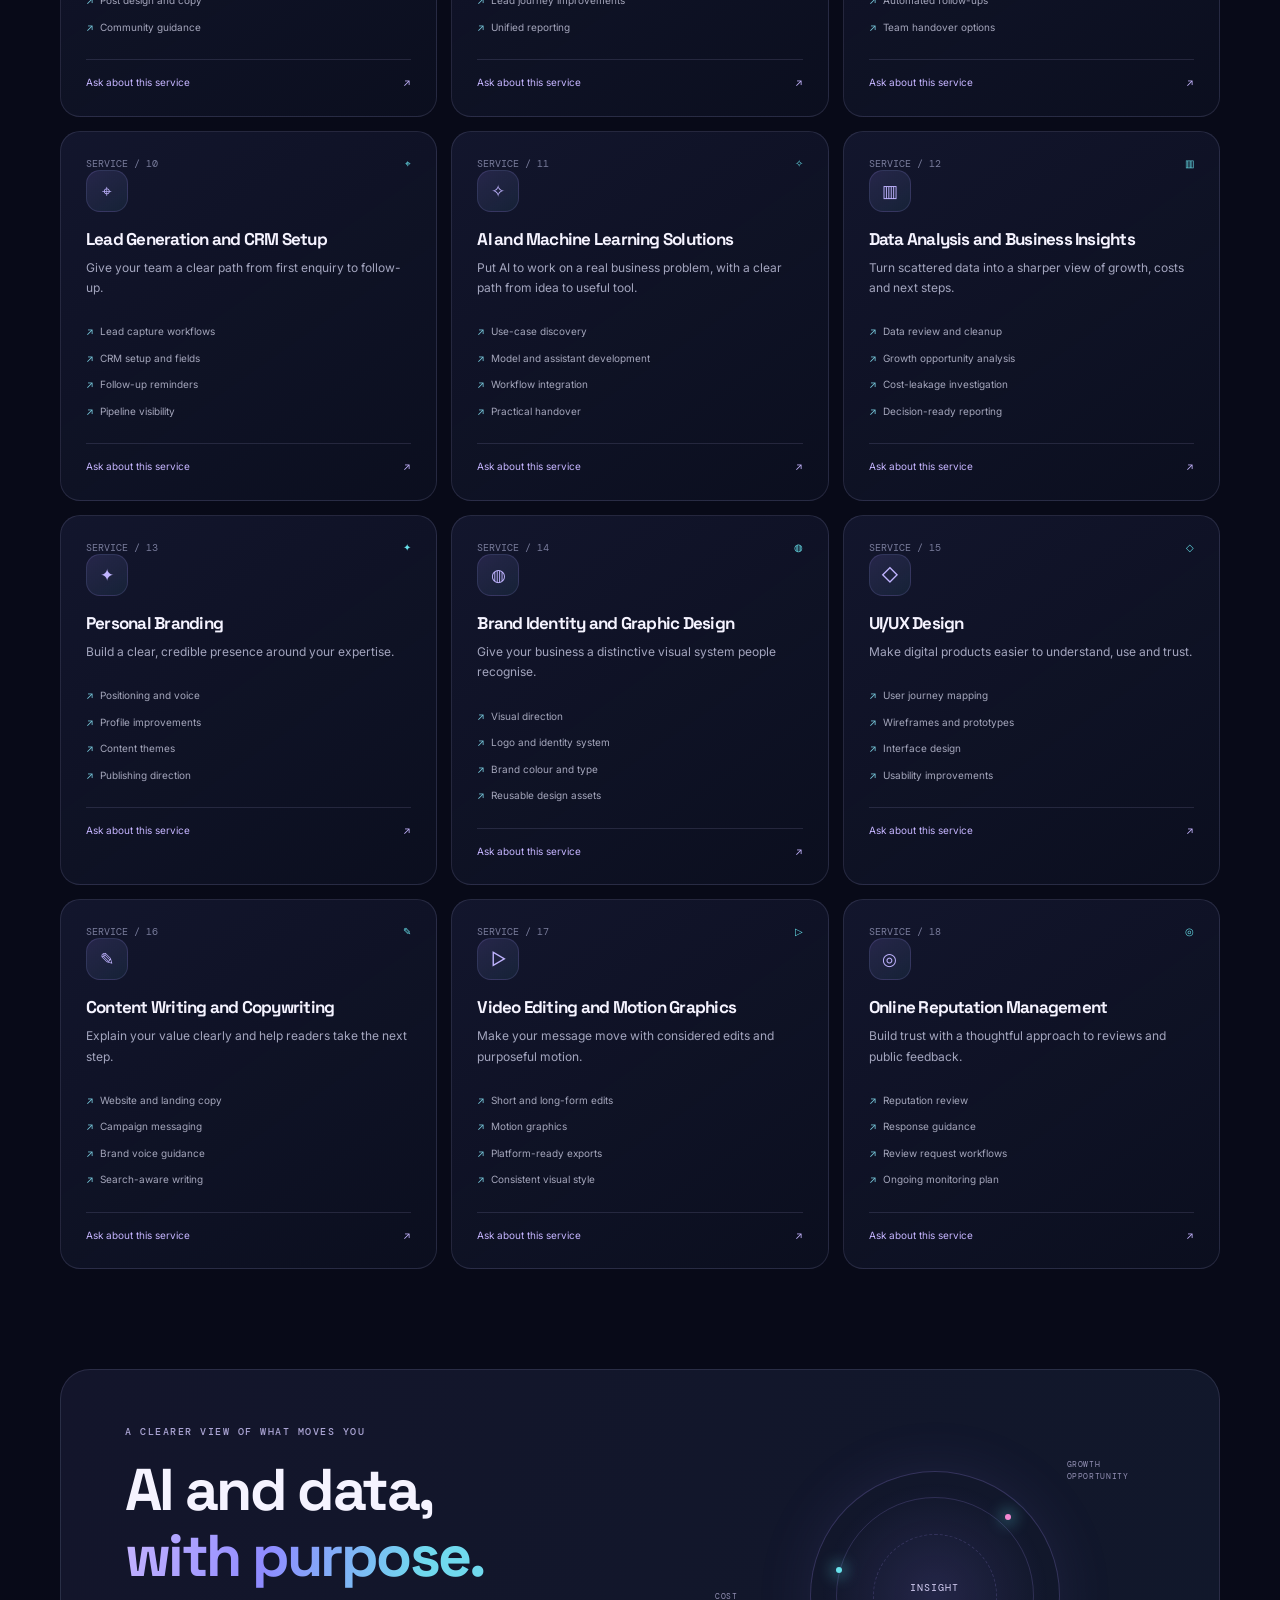
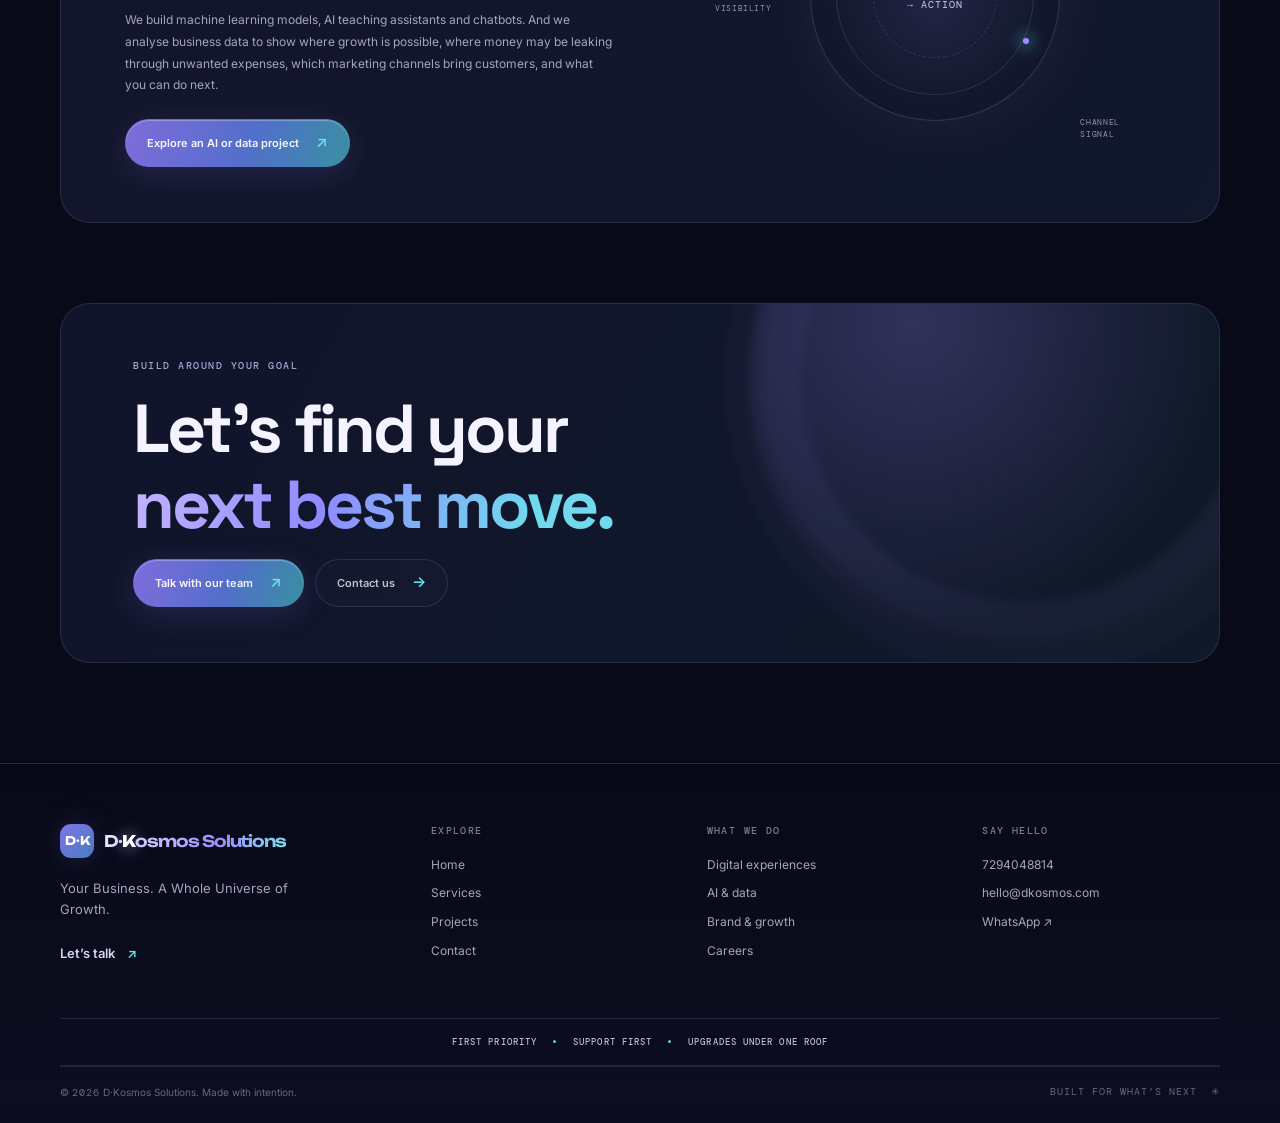
<file: services.html>
<!doctype html><html lang="en"><head><meta charset="utf-8"><meta name="viewport" content="width=device-width,initial-scale=1"><meta name="theme-color" content="#080a18"><meta name="description" content="Explore digital growth services across strategy, design, marketing, AI and technology."><meta property="og:title" content="Services — D&#183;Kosmos Solutions"><meta property="og:description" content="One thoughtful team for your next stage of growth."><meta property="og:type" content="website"><title>Services — D&#183;Kosmos Solutions</title><link rel="icon" href="assets/favicon.svg" type="image/svg+xml"><link rel="preconnect" href="https://fonts.googleapis.com"><link rel="preconnect" href="https://fonts.gstatic.com" crossorigin><link href="https://fonts.googleapis.com/css2?family=DM+Mono:wght@400;500&family=Inter:wght@400;500;600;700&family=Space+Grotesk:wght@400;500;600;700&family=Unbounded:wght@500;600;700&display=swap" rel="stylesheet"><link rel="stylesheet" href="css/base.css"><link rel="stylesheet" href="css/layout.css"><link rel="stylesheet" href="css/components.css"><link rel="stylesheet" href="css/animations.css"><link rel="stylesheet" href="css/pages.css"></head><body data-page="services"><div id="starfield"></div><div id="site-header"></div><main><section class="page-hero wrap"><p class="eyebrow reveal"><span class="live-dot"></span> One team, a universe of capability</p><h1 class="display reveal">Good ideas,<br><span class="gradient-text">well delivered.</span></h1><p class="hero-text reveal">From the first strategy session to the final detail, bring the right capabilities together around your business.</p><div class="page-hero-mark">CAPABILITIES <span>18</span></div></section><section class="services-page-grid wrap" id="all-services"></section><section class="ai-feature wrap" id="ai-data"><div class="ai-feature-copy reveal"><p class="eyebrow">A clearer view of what moves you</p><h2>AI and data,<br><span class="gradient-text">with purpose.</span></h2><p>We build machine learning models, AI teaching assistants and chatbots. And we analyse business data to show where growth is possible, where money may be leaking through unwanted expenses, which marketing channels bring customers, and what you can do next.</p><a class="button button-primary" data-whatsapp href="#">Explore an AI or data project <span>↗</span></a></div><div class="ai-feature-visual reveal"><div class="ai-radar"><i></i><i></i><i></i><span>INSIGHT<br>→ ACTION</span></div><div class="radar-label radar-one">GROWTH<br>OPPORTUNITY</div><div class="radar-label radar-two">COST<br>VISIBILITY</div><div class="radar-label radar-three">CHANNEL<br>SIGNAL</div></div></section><section class="final-cta wrap compact"><div class="cta-orb"></div><div class="final-cta-inner reveal"><p class="eyebrow">Build around your goal</p><h2>Let’s find your<br><span class="gradient-text">next best move.</span></h2><div class="hero-actions"><a class="button button-primary" data-whatsapp href="#">Talk with our team <span>↗</span></a><a class="button button-quiet" href="contact.html">Contact us <span>→</span></a></div></div></section></main><div id="site-footer"></div><div id="site-intro"></div><div id="floating-actions"></div><div class="scroll-progress" aria-hidden="true"></div><script src="js/config.js"></script><script src="js/data.js"></script><script src="js/starfield.js"></script><script src="js/intro.js"></script><script src="js/effects.js"></script><script src="js/main.js"></script></body></html>
</file>
<file: css/base.css>
:root{--ink:#080a18;--ink-2:#0d1022;--panel:#11152b;--panel-2:#171c35;--text:#f5f3ff;--muted:#a3a5be;--quiet:#6f728e;--violet:#a58bff;--blue:#71a8ff;--cyan:#68e2ec;--pink:#f27dc8;--line:rgba(201,197,255,.13);--line-bright:rgba(201,197,255,.25);--green:#23c777;--space-1:8px;--space-2:16px;--space-3:24px;--space-4:32px;--space-5:48px;--space-6:64px;--space-7:96px;--space-8:128px;--r-sm:12px;--r-md:20px;--r-lg:30px;--r-pill:999px;--font-body:'Inter',sans-serif;--font-head:'Space Grotesk',sans-serif;--font-brand:'Unbounded',sans-serif}*,*::before,*::after{box-sizing:border-box}html{scroll-behavior:smooth;scroll-padding-top:90px}body{margin:0;background:var(--ink);color:var(--text);font-family:var(--font-body);font-size:15px;line-height:1.65;overflow-x:hidden}body::before{content:"";position:fixed;inset:0;z-index:-1;pointer-events:none;background:radial-gradient(ellipse at 12% 18%,rgba(93,63,180,.13),transparent 33%),radial-gradient(ellipse at 86% 42%,rgba(42,90,150,.1),transparent 34%),radial-gradient(ellipse at 55% 92%,rgba(137,52,145,.09),transparent 35%)}::selection{background:rgba(165,139,255,.38);color:#fff}a{color:inherit;text-decoration:none}button,input,select,textarea{font:inherit}button,a{-webkit-tap-highlight-color:transparent}button{color:inherit}img,svg{max-width:100%}h1,h2,h3,h4,p{margin-top:0}h1,h2,h3,h4{font-family:var(--font-head);line-height:1.12;letter-spacing:-.045em}h2{font-size:clamp(2rem,4vw,3.4rem)}p{color:var(--muted)}:focus-visible{outline:2px solid var(--cyan);outline-offset:4px}.wrap{width:min(1160px,calc(100% - 64px));margin-inline:auto}.eyebrow,.mono{font:500 10px/1.4 'DM Mono',monospace;letter-spacing:.15em;text-transform:uppercase;color:#aaa4d3}.eyebrow{display:flex;align-items:center;gap:10px;margin:0 0 18px}.live-dot{width:6px;height:6px;border-radius:50%;background:var(--cyan);box-shadow:0 0 14px var(--cyan)}.display{font-size:clamp(3.5rem,7.3vw,6.8rem);line-height:.98;letter-spacing:-.075em;font-weight:600;margin:0 0 28px}.gradient-text{background:linear-gradient(105deg,#c5b4ff 0%,#8f8bff 40%,#70d9ee 82%);color:transparent;background-clip:text;-webkit-background-clip:text}.text-link{font-size:13px;font-weight:600;color:#d6d1ed;display:inline-flex;gap:12px;align-items:center;transition:color .25s}.text-link span{color:var(--cyan);transition:transform .25s}.text-link:hover{color:#fff}.text-link:hover span{transform:translate(3px,-3px)}@media(max-width:640px){.wrap{width:min(100% - 40px,540px)}.display{font-size:clamp(3rem,15vw,5rem)}}@media(prefers-reduced-motion:reduce){*,*::before,*::after{scroll-behavior:auto!important;animation-duration:.01ms!important;animation-iteration-count:1!important;transition-duration:.01ms!important}}

/* Day palette keeps the same quiet cosmic identity with brighter, readable surfaces. */
html[data-theme="light"]{color-scheme:light;--ink:#f3f5fb;--ink-2:#e9edf7;--panel:#ffffff;--panel-2:#f7f8fc;--text:#171a2b;--muted:#5d6379;--quiet:#7c8196;--line:rgba(57,65,104,.15);--line-bright:rgba(57,65,104,.28);--violet:#7662cf;--blue:#4c78c9;--cyan:#138d9d;--pink:#bd4e9b}
html[data-theme="light"] body{background:var(--ink);color:var(--text)}
html[data-theme="light"] body::before{background:radial-gradient(ellipse at 12% 18%,rgba(149,128,229,.13),transparent 34%),radial-gradient(ellipse at 86% 42%,rgba(67,139,184,.1),transparent 35%),radial-gradient(ellipse at 55% 92%,rgba(194,109,170,.08),transparent 36%)}
html[data-theme="light"] .eyebrow{color:#69658c}
html[data-theme="light"] .text-link{color:#393d58}
html[data-theme="light"] .gradient-text{background-image:linear-gradient(105deg,#7157c5 0%,#5865c1 48%,#178b9b 100%)}

html[data-theme="light"]{--ink:#f2f8ff;--ink-2:#e9f3ff;--panel:#ffffff;--panel-2:#f5faff;--text:#142744;--muted:#526b89;--quiet:#7189a6;--line:rgba(59,112,174,.17);--line-bright:rgba(54,119,199,.33);--violet:#536fdf;--blue:#3288ed;--cyan:#16aeca;--pink:#c45bc4}
html[data-theme="light"] body::before{background:radial-gradient(ellipse at 10% 12%,rgba(90,151,242,.22),transparent 34%),radial-gradient(ellipse at 88% 35%,rgba(78,206,226,.17),transparent 34%),radial-gradient(ellipse at 54% 90%,rgba(135,156,246,.15),transparent 38%)}
html[data-theme="light"] .gradient-text{background-image:linear-gradient(105deg,#315cda 0%,#278fec 54%,#15abc2 100%)}
html[data-theme="light"] .eyebrow{color:#42638b}
html[data-theme="light"] .text-link{color:#2c4f7c}
</file>
<file: css/layout.css>
#starfield{position:fixed;inset:0;z-index:0;pointer-events:none;opacity:.67}.scroll-progress{position:fixed;z-index:1001;top:0;left:0;width:0;height:2px;background:linear-gradient(90deg,var(--violet),var(--cyan));box-shadow:0 0 12px #9d8cff}.site-header{height:78px;position:fixed;z-index:900;top:0;left:0;right:0;border-bottom:1px solid transparent;transition:transform .35s,background .35s,border .35s}.site-header.scrolled{background:rgba(9,11,25,.76);backdrop-filter:blur(22px);border-color:var(--line)}.site-header.header-hidden{transform:translateY(-105%)}.nav-wrap{width:min(1280px,calc(100% - 64px));height:100%;margin:auto;display:flex;align-items:center;gap:42px}.brand-lockup{display:flex;align-items:center;gap:10px;min-width:max-content}.brand-symbol{width:34px;height:34px;border-radius:11px;display:grid;place-items:center;color:#fff;background:linear-gradient(135deg,#8273e9,#467dbe);font:700 12px var(--font-brand);box-shadow:0 0 28px #8174e933}.brand-word{font:600 13px var(--font-brand);letter-spacing:-.065em;background:linear-gradient(110deg,#eee9ff,#9e8bff 62%,#7be0ed);background-clip:text;color:transparent}.brand-word b{color:#fff;text-shadow:0 0 16px #b7a9ff}.nav-links{display:flex;align-items:center;gap:30px;margin:auto;font-size:12px;color:#aaa9bc}.nav-links a{transition:color .2s;position:relative}.nav-links a::after{content:"";height:1px;position:absolute;bottom:-8px;left:0;right:100%;background:var(--cyan);transition:right .25s}.nav-links a:hover,.nav-links a.active{color:#fff}.nav-links a:hover::after,.nav-links a.active::after{right:0}.nav-cta{font-size:11px!important;padding:10px 16px!important}.nav-toggle{display:none;margin-left:auto;width:40px;height:40px;border:1px solid var(--line);border-radius:50%;background:#ffffff09}.site-footer{border-top:1px solid var(--line);margin-top:100px;background:linear-gradient(180deg,#0d102000,#10122788)}.footer-main{width:min(1160px,calc(100% - 64px));padding:60px 0 48px;margin:auto;display:grid;grid-template-columns:1.4fr 1fr 1fr 1fr;gap:38px}.footer-brand .brand-word{font-size:16px}.footer-brand p{font-size:13px;max-width:260px;margin:20px 0}.footer-col h4{font:500 10px 'DM Mono',monospace;letter-spacing:.14em;color:#797b98;margin-bottom:18px}.footer-col a{display:block;color:#a6a6bb;font-size:12px;margin:9px 0;transition:color .2s}.footer-col a:hover{color:white}.footer-bottom{width:min(1160px,calc(100% - 64px));margin:auto;border-top:1px solid var(--line);padding:17px 0 22px;display:flex;justify-content:space-between;color:#676981;font-size:10px}.footer-bottom span:last-child{font-family:'DM Mono',monospace;letter-spacing:.1em}.floating-actions{position:fixed;z-index:800;right:24px;bottom:26px;display:flex;flex-direction:column;gap:12px}.float-link{position:relative;width:48px;height:48px;border-radius:50%;display:grid;place-items:center;background:#12172b;border:1px solid #ffffff28;box-shadow:0 8px 28px #0008;transition:transform .25s,box-shadow .25s}.float-link:hover{transform:translateY(-3px);box-shadow:0 9px 30px #000a,0 0 20px #79d8f933}.float-link.whatsapp{background:#113d30;border-color:#28bb7866}.float-link .float-icon{font-size:18px}.float-link::before{content:"";position:absolute;inset:-4px;border-radius:50%;border:1px solid currentColor;opacity:0;animation:pulse-ring 2.4s infinite}.float-tip{position:absolute;right:58px;white-space:nowrap;background:#1a1d32;border:1px solid var(--line);padding:6px 10px;border-radius:8px;font-size:10px;color:#e5e3f2;opacity:0;transform:translateX(5px);transition:.2s;pointer-events:none}.float-link:hover .float-tip{opacity:1;transform:none}@media(max-width:760px){.site-header{height:68px}.nav-wrap{width:calc(100% - 36px);gap:14px}.nav-cta{display:none!important}.nav-toggle{display:grid;place-items:center}.nav-toggle span{display:block;width:15px;height:1px;background:#fff;position:relative}.nav-toggle span::before,.nav-toggle span::after{content:"";position:absolute;left:0;width:15px;height:1px;background:#fff}.nav-toggle span::before{top:-5px}.nav-toggle span::after{top:5px}.nav-links{position:fixed;top:68px;left:12px;right:12px;padding:18px;border:1px solid var(--line);border-radius:16px;background:rgba(13,16,34,.97);backdrop-filter:blur(20px);display:flex;flex-direction:column;align-items:stretch;gap:0;opacity:0;visibility:hidden;transform:translateY(-8px);transition:.22s}.nav-open .nav-links{opacity:1;visibility:visible;transform:none}.nav-links a{padding:12px 8px;border-bottom:1px solid var(--line)}.nav-links a::after{display:none}.footer-main{width:calc(100% - 40px);grid-template-columns:1fr 1fr;gap:30px}.footer-brand{grid-column:1/-1}.footer-bottom{width:calc(100% - 40px);gap:12px;flex-wrap:wrap;padding-bottom:72px}.floating-actions{right:14px;bottom:14px;gap:9px}.float-link{width:44px;height:44px}}@media(max-width:380px){.brand-word{font-size:11px}.brand-symbol{width:31px;height:31px}.footer-main{gap:22px}}

html[data-theme="light"] .site-header.scrolled{background:rgba(248,249,253,.84);border-color:var(--line)}
html[data-theme="light"] .nav-links{color:#62677d}
html[data-theme="light"] .nav-links a:hover,html[data-theme="light"] .nav-links a.active{color:#22243b}
html[data-theme="light"] .brand-word{background-image:linear-gradient(110deg,#393454,#7866c7 62%,#1c8996)}
html[data-theme="light"] .brand-word b{color:#24213b;text-shadow:none}
html[data-theme="light"] .site-footer{background:linear-gradient(180deg,transparent,#e7eaf488)}
html[data-theme="light"] .footer-col a{color:#61677e}
html[data-theme="light"] .footer-col a:hover{color:#20233b}
html[data-theme="light"] .floating-actions .float-link:not(.whatsapp){background:#fff;color:#464766;border-color:#d8dced;box-shadow:0 8px 24px #43486b1c}
html[data-theme="light"] .float-tip{background:#fff;color:#353950;border-color:#d9ddec;box-shadow:0 6px 20px #41476b1c}
html[data-theme="light"] .nav-toggle{background:#fff;border-color:#d8dced}
html[data-theme="light"] .nav-toggle span,html[data-theme="light"] .nav-toggle span::before,html[data-theme="light"] .nav-toggle span::after{background:#343750}

.site-header .brand-image-link{width:260px;height:74px;flex:0 0 260px;min-width:0;justify-content:flex-start;overflow:visible}
.site-header .brand-image{display:block;width:100%;height:100%;object-fit:contain;object-position:left center}
html[data-theme="light"] .site-header .brand-image-link{padding:2px 7px;border-radius:10px;background:#080a18;box-shadow:0 6px 20px #14172f20}
html[data-theme="light"] .site-header .brand-image{filter:drop-shadow(0 1px 3px #30365a22)}
@media(max-width:760px){.site-header .brand-image-link{width:clamp(148px,43vw,190px);height:58px;flex-basis:clamp(148px,43vw,190px)}}

.float-icon svg{display:block;width:22px;height:22px;fill:currentColor}
.float-link.whatsapp{color:#fff}
.float-link.call{color:#d8dcf7}
.float-link.whatsapp .float-icon svg path:first-child{fill:none;stroke:currentColor;stroke-width:1.7;stroke-linejoin:round}
html[data-theme="light"] .float-link.call{background:linear-gradient(145deg,#3979e8,#2f56bd);border-color:#73a7ff;color:#fff;box-shadow:0 8px 26px #3478df36}
.footer-promise-strip{width:min(1160px,calc(100% - 64px));margin:0 auto;padding:13px 0;border-top:1px solid var(--line);border-bottom:1px solid var(--line);display:flex;align-items:center;justify-content:center;gap:13px;color:#b8bad0;font:500 9px 'DM Mono',monospace;letter-spacing:.12em;text-transform:uppercase}
.footer-promise-strip i{font-style:normal;color:var(--cyan);font-size:15px}
html[data-theme="light"] .footer-promise-strip{color:#466182;border-color:#b8d5f2}
@media(max-width:760px){.footer-promise-strip{width:calc(100% - 40px);padding:13px 4px;gap:7px;font-size:7px;letter-spacing:.07em;flex-wrap:wrap}.site-header .brand-image-link{width:clamp(148px,43vw,190px);height:58px;flex-basis:clamp(148px,43vw,190px)}}
</file>
<file: css/components.css>
.button{display:inline-flex;align-items:center;justify-content:center;gap:17px;min-height:48px;border-radius:var(--r-pill);padding:0 21px;font-size:11px;font-weight:600;transition:transform .25s,box-shadow .25s,border .25s;background:none;color:#f8f7ff;border:1px solid transparent;cursor:pointer}.button span{font-size:15px;color:var(--cyan);transition:transform .25s}.button:hover{transform:translateY(-2px)}.button:hover span{transform:translate(3px,-2px)}.button-primary{background:linear-gradient(110deg,#806cdc,#526fca 55%,#398fa2);box-shadow:0 7px 30px #7569d933,inset 0 1px #ffffff45}.button-primary:hover{box-shadow:0 10px 34px #7569d955,inset 0 1px #ffffff55}.button-quiet{color:#c0bfd2;border-color:var(--line);background:#ffffff04}.button-quiet:hover{border-color:var(--line-bright);background:#ffffff09}.service-card,.insight-card,.project-card,.process-step{position:relative;border:1px solid var(--line);background:linear-gradient(145deg,rgba(21,25,49,.83),rgba(13,16,33,.77));border-radius:var(--r-md);overflow:hidden;transition:transform .3s,border-color .3s,box-shadow .3s}.service-card::before,.insight-card::before,.project-card::before{content:"";position:absolute;inset:0;opacity:0;background:conic-gradient(from 130deg at 50% 50%,transparent 0deg,rgba(156,134,255,.18) 65deg,rgba(88,208,229,.16) 130deg,transparent 190deg);transition:opacity .4s;pointer-events:none}.service-card:hover,.insight-card:hover,.project-card:hover{border-color:#b7aaff60;transform:translateY(-5px);box-shadow:0 16px 50px #03040d66,0 0 24px #8b77ff12}.service-card:hover::before,.insight-card:hover::before,.project-card:hover::before{opacity:1}.service-card>* ,.insight-card>* ,.project-card>*{position:relative}.service-icon{width:42px;height:42px;border-radius:14px;background:linear-gradient(145deg,#8e7be52a,#56d4df12);border:1px solid #a89cff27;display:grid;place-items:center;font-size:17px;color:#c0b4ff}.service-card h3{font-size:17px;margin:18px 0 9px}.service-card p{font-size:12px;line-height:1.7;margin-bottom:20px}.card-arrow{font-size:13px;color:var(--cyan)}.service-card.featured{background:linear-gradient(145deg,#191b3a,#11152a)}.service-card .card-meta{display:flex;justify-content:space-between;align-items:center;font:10px 'DM Mono',monospace;color:#797c9c}.service-card .card-meta i{font-style:normal;color:var(--cyan)}.insight-card{padding:23px;min-height:300px}.insight-top{display:flex;justify-content:space-between;align-items:center;font:10px 'DM Mono',monospace;color:#8285a2;letter-spacing:.08em}.insight-top i{font-style:normal;color:var(--cyan);font-size:16px}.insight-card h3{font-size:16px;margin:20px 0 8px}.insight-card p{font-size:11px;line-height:1.65;margin:0}.chart-bars{height:102px;margin:29px 4px 0;display:flex;align-items:end;gap:9px;border-bottom:1px solid var(--line)}.chart-bars i{flex:1;height:var(--h);border-radius:4px 4px 0 0;background:linear-gradient(0deg,#7666cc2b,#a995ff);transform-origin:bottom;animation:bar-rise 1.2s both}.chart-bars i:nth-child(2n){background:linear-gradient(0deg,#50b6c41b,#69d9db)}.leak-visual{height:102px;margin:27px 0 0;display:flex;justify-content:center;align-items:center;position:relative}.leak-ring{position:absolute;width:90px;height:90px;border-radius:50%;border:1px solid #fa86ce45;box-shadow:inset 0 0 28px #f174c31c,0 0 34px #f174c317}.leak-ring::before,.leak-ring::after{content:"";position:absolute;border-radius:50%;inset:11px;border:1px dashed #fa86ce50}.leak-ring::after{inset:24px;border-style:solid;border-color:#8575e977}.leak-value{font-size:26px;color:#ff9bd5}.leak-visual i{position:absolute;bottom:0;font:9px 'DM Mono',monospace;letter-spacing:.15em;color:#86829e}.signal-visual{height:102px;margin:25px 0 0;position:relative}.signal-visual svg{height:80px}.signal-visual div{display:flex;gap:6px;font:8px 'DM Mono',monospace;color:#777c99}.signal-visual b{color:var(--cyan);font-size:11px}.next-visual{height:102px;margin:25px 0 0;display:flex;justify-content:space-between;align-items:center;gap:5px;font:8px 'DM Mono',monospace;color:#9193aa}.next-visual i{color:var(--cyan);font-style:normal}.next-visual b{color:#c9b9ff;background:#8275db1c;border:1px solid #a697ff35;border-radius:20px;padding:7px 9px;font-weight:400}.faq-item{border-bottom:1px solid var(--line)}.faq-item summary{list-style:none;cursor:pointer;padding:20px 0;font:500 15px var(--font-head);display:flex;justify-content:space-between;gap:20px}.faq-item summary::-webkit-details-marker{display:none}.faq-item summary span{color:var(--cyan);font:22px var(--font-body);transition:transform .25s}.faq-item[open] summary span{transform:rotate(45deg)}.faq-item p{font-size:12px;max-width:600px;padding:0 28px 20px 0;margin:0}.filter-row{display:flex;gap:8px;flex-wrap:wrap;margin-bottom:30px}.filter-button{border:1px solid var(--line);border-radius:var(--r-pill);padding:8px 14px;background:#ffffff04;color:#999bb2;font-size:10px;cursor:pointer;transition:.2s}.filter-button:hover,.filter-button.active{border-color:#9d90ff77;color:white;background:#8c7ce622}.project-art{height:205px;position:relative;overflow:hidden;border-radius:17px;background:#141731}.project-art::before,.project-art::after{content:"";position:absolute;border-radius:50%;filter:blur(1px)}.project-art.model{background:radial-gradient(ellipse at 65% 55%,#7d63d854,transparent 43%),linear-gradient(140deg,#211b42,#11162e)}.project-art.model::before{width:110px;height:110px;top:42px;left:calc(50% - 55px);border:1px solid #ba9fff80;box-shadow:0 0 45px #a781ff48,inset 0 0 38px #a781ff28}.project-art.model::after{width:190px;height:62px;top:68px;left:calc(50% - 95px);border:1px solid #75c8ef66;transform:rotate(-31deg)}.project-art.assistant{background:radial-gradient(ellipse at 50% 45%,#4789a644,transparent 45%),linear-gradient(145deg,#11182d,#18213a)}.project-art.assistant::before{width:125px;height:125px;left:calc(50% - 62px);top:35px;border:1px solid #86ddef75;box-shadow:0 0 50px #66cfeb44,inset 0 0 40px #84ddef2a}.project-art.assistant::after{width:8px;height:8px;left:calc(50% - 4px);top:94px;background:#d4faff;box-shadow:0 0 20px 6px #6bdcf4}.project-art.data{background:radial-gradient(ellipse at 50% 120%,#c050b057,transparent 55%),linear-gradient(145deg,#19162e,#10152a)}.project-art.data::before{height:112px;width:205px;left:calc(50% - 102px);top:62px;border:1px solid #fa85d466;transform:perspective(110px) rotateX(54deg);box-shadow:0 0 34px #f182cf25}.project-art.data::after{height:90px;width:90px;left:calc(50% - 45px);top:28px;border:1px solid #a190ff88;box-shadow:0 0 24px #ad8bff25}.project-art.mentor{background:radial-gradient(ellipse at 20% 15%,#477fb544,transparent 48%),linear-gradient(140deg,#101a35,#171a36)}.project-art.mentor::before{width:150px;height:200px;left:calc(50% - 75px);top:23px;border:1px solid #86cce676;border-radius:12px;box-shadow:0 0 35px #74b8df24}.project-art.mentor::after{width:72px;height:4px;left:calc(50% - 36px);top:62px;border-radius:5px;background:#8dc9ed;box-shadow:0 15px #8dc9ed66,0 30px #8dc9ed33,0 58px #ca99f255,0 72px #ca99f233}.art-label{position:absolute;z-index:2;left:18px;bottom:16px;font:9px 'DM Mono',monospace;letter-spacing:.14em;color:#e3def9}.project-card{padding:10px}.project-card-body{padding:17px 10px 13px}.project-card-meta{display:flex;justify-content:space-between;color:#8586a0;font:9px 'DM Mono',monospace;letter-spacing:.1em}.project-card h3{font-size:19px;margin:11px 0 8px}.project-card p{font-size:11px;margin:0 0 11px}.modal{position:fixed;z-index:1100;inset:0;display:grid;place-items:center;padding:20px;opacity:0;visibility:hidden;transition:.25s}.modal.open{opacity:1;visibility:visible}.modal-backdrop{position:absolute;inset:0;background:#03040bd9;backdrop-filter:blur(10px)}.modal-card{position:relative;max-width:660px;width:100%;max-height:min(85vh,760px);overflow:auto;background:#11152b;border:1px solid #b1a2ff45;border-radius:24px;padding:clamp(25px,6vw,48px);box-shadow:0 30px 90px #0009;transform:translateY(10px);transition:transform .3s}.modal.open .modal-card{transform:none}.modal-close{position:absolute;right:18px;top:16px;border:1px solid var(--line);border-radius:50%;width:34px;height:34px;background:#fff08;font-size:22px;cursor:pointer}.modal-card h2{font-size:clamp(2rem,5vw,3.2rem);margin:12px 0}.modal-card p{font-size:13px}.modal-field{padding:15px 0;border-top:1px solid var(--line)}.modal-field h3{font:10px 'DM Mono',monospace;letter-spacing:.13em;color:#aaa2d6;margin:0 0 8px}.modal-field p{margin:0}.contact-form label{display:block;font-size:11px;font-weight:600;color:#d6d4e3;margin:0 0 17px}.contact-form input,.contact-form textarea,.contact-form select{display:block;width:100%;margin-top:8px;border:1px solid var(--line);border-radius:11px;background:#0d1022;color:#f7f6ff;padding:13px 14px;outline:none;font-size:12px;transition:border .2s,box-shadow .2s}.contact-form input:focus,.contact-form textarea:focus,.contact-form select:focus{border-color:#9888f788;box-shadow:0 0 0 3px #9987ff15}.contact-form input::placeholder,.contact-form textarea::placeholder{color:#686b85}.contact-form select:invalid{color:#777991}.contact-form option{background:#12152a;color:#fff}.contact-form textarea{resize:vertical}.contact-form .button{margin-top:2px}.form-note{font-size:10px!important;margin:12px 0 0}.role-card{display:flex;align-items:center;gap:18px;padding:21px 0;border-bottom:1px solid var(--line)}.role-card>span{font:10px 'DM Mono',monospace;color:#797b98}.role-card div{flex:1}.role-card h3{font-size:16px;margin:0 0 5px}.role-card p{font-size:10px;margin:0}.role-card>i{font-style:normal;color:var(--cyan)}

.theme-toggle{width:40px;height:40px;flex:0 0 40px;border:1px solid var(--line-bright);border-radius:50%;display:grid;place-items:center;background:linear-gradient(145deg,#ffffff12,#ffffff04);color:#e3dcff;cursor:pointer;transition:transform .25s,border-color .25s,background .25s,box-shadow .25s}
.theme-toggle:hover{transform:rotate(-12deg) scale(1.06);border-color:#b3a3ff99;box-shadow:0 0 24px #9683ff2b}
.theme-toggle svg{width:18px;height:18px;fill:none;stroke:currentColor;stroke-width:1.7;stroke-linecap:round;stroke-linejoin:round}
html[data-theme="light"] .theme-toggle{color:#725dc0;background:linear-gradient(145deg,#fff,#eef0fa);border-color:#d8dced}
html[data-theme="light"] .service-card,html[data-theme="light"] .insight-card,html[data-theme="light"] .project-card,html[data-theme="light"] .process-step{background:linear-gradient(145deg,#fff,#f5f6fb);border-color:#dfe2ef;box-shadow:0 9px 30px #343c6510}
html[data-theme="light"] .service-card:hover,html[data-theme="light"] .insight-card:hover,html[data-theme="light"] .project-card:hover{border-color:#9888dc88;box-shadow:0 16px 44px #343c651c,0 0 20px #8b77ff12}
html[data-theme="light"] .service-card h3,html[data-theme="light"] .insight-card h3,html[data-theme="light"] .project-card h3,html[data-theme="light"] .process-step h3,html[data-theme="light"] .faq-item summary{color:#20233a}
html[data-theme="light"] .service-card .card-meta,html[data-theme="light"] .insight-top,html[data-theme="light"] .project-card-meta{color:#71768d}
html[data-theme="light"] .filter-button{color:#656a81;background:#fff;border-color:#dce0ed}
html[data-theme="light"] .filter-button.active{color:#403779;background:#ece9fb;border-color:#9a8ad7}
html[data-theme="light"] .modal-card{background:#fff;border-color:#d6d9e8;box-shadow:0 30px 90px #22264230}
html[data-theme="light"] .modal-close{color:#30334a;background:#f4f5fa;border-color:#dfe2ed}
html[data-theme="light"] .contact-form input,html[data-theme="light"] .contact-form textarea,html[data-theme="light"] .contact-form select{background:#fff;color:#25283d;border-color:#d9ddeb}
html[data-theme="light"] .contact-form input::placeholder,html[data-theme="light"] .contact-form textarea::placeholder{color:#8b90a3}
html[data-theme="light"] .role-card h3{color:#25283d}
@media(max-width:760px){html[data-theme="light"] .nav-links{background:rgba(250,251,255,.98);border-color:#dce0ed;box-shadow:0 16px 45px #343b6520}.theme-toggle{width:36px;height:36px;flex-basis:36px}.nav-wrap{gap:9px}.brand-lockup{gap:6px}.brand-word{font-size:10px}}

/* Bright mode: an ice-white canvas with confident blue gradients. */
html[data-theme="light"] .button-primary{color:#fff;background:linear-gradient(110deg,#245bdd 0%,#3288ec 52%,#29b7d0 100%);box-shadow:0 8px 26px #347fe447,inset 0 1px #ffffff77}
html[data-theme="light"] .button-primary:hover{box-shadow:0 12px 32px #347fe469,inset 0 1px #ffffff88}
html[data-theme="light"] .button-primary span{color:#fff}
html[data-theme="light"] .button-quiet{background:#ffffffc9;border-color:#b8d2f1;color:#31527d}
html[data-theme="light"] .service-icon{background:linear-gradient(145deg,#e5efff,#e1faff);border-color:#bad4fc;color:#3971d4}
html[data-theme="light"] .card-arrow,html[data-theme="light"] .service-card .service-cta{color:#2367d4}
html[data-theme="light"] .insight-top i{color:#188eae}
html[data-theme="light"] .process-step .step-icon{color:#3d74db}
html[data-theme="light"] .theme-toggle{background:linear-gradient(145deg,#fff,#e7f3ff);color:#2468d8;border-color:#a8caf4;box-shadow:0 5px 16px #347fe41c}
html[data-theme="light"] .theme-toggle:hover{box-shadow:0 0 24px #347fe45a}
</file>
<file: css/animations.css>
@keyframes pulse-ring{0%{transform:scale(.85);opacity:.5}80%,100%{transform:scale(1.5);opacity:0}}@keyframes bar-rise{from{transform:scaleY(.25);opacity:.3}to{transform:scaleY(1);opacity:1}}@keyframes orbit-spin{to{transform:rotate(360deg)}}@keyframes orbit-spin-reverse{to{transform:rotate(-360deg)}}@keyframes planet-float{0%,100%{transform:translateY(0)}50%{transform:translateY(-11px)}}@keyframes star-pulse{0%,100%{opacity:.25}50%{opacity:1}}@keyframes intro-zoom{0%{transform:scale(1);opacity:1}72%{opacity:1}100%{transform:scale(1.12);opacity:0}}@keyframes intro-star{0%{transform:scale(.1);opacity:0}40%{opacity:.8}100%{transform:scale(1.5);opacity:0}}@keyframes logo-reveal{0%{opacity:0;filter:blur(12px);letter-spacing:.35em}100%{opacity:1;filter:blur(0);letter-spacing:-.07em}}@keyframes sweep{0%{transform:translateX(-120%)}100%{transform:translateX(120%)}}@keyframes intro-fade{to{opacity:1;transform:none}}.reveal{opacity:0;transform:translateY(16px);transition:opacity .7s ease,transform .7s cubic-bezier(.2,.7,.2,1)}.reveal.is-visible{opacity:1;transform:none}.reveal:nth-child(2){transition-delay:.08s}.reveal:nth-child(3){transition-delay:.15s}.site-intro{position:fixed;z-index:2000;inset:0;background:#070915;display:grid;place-items:center;overflow:hidden;transition:opacity .48s ease,visibility .48s ease}.site-intro.dismissed{opacity:0;visibility:hidden;pointer-events:none}.intro-sky{position:absolute;inset:-20%;background:radial-gradient(ellipse at 50% 50%,#3e2d8266,transparent 25%),radial-gradient(ellipse at 50% 50%,#121d4777,transparent 50%)}.intro-sky::before{content:"";position:absolute;inset:0;background-image:radial-gradient(1px 1px at 20% 28%,#fff,transparent),radial-gradient(1px 1px at 63% 52%,#bdcaff,transparent),radial-gradient(2px 2px at 72% 34%,#fff,transparent),radial-gradient(1px 1px at 37% 72%,#9dafff,transparent),radial-gradient(1px 1px at 80% 77%,#fff,transparent);background-size:220px 190px;animation:intro-zoom .9s ease-out both}.intro-center{text-align:center;position:relative}.intro-brand{font:600 clamp(2rem,7vw,5rem) var(--font-brand);letter-spacing:-.07em;background:linear-gradient(110deg,#f6f0ff,#a391ff,#78dfec);background-clip:text;color:transparent;animation:logo-reveal .48s .04s both}.intro-tagline{font-size:12px;letter-spacing:.08em;color:#c0bed3;opacity:0;animation:intro-fade .38s .3s forwards}.intro-sweep{position:absolute;inset:0;overflow:hidden;pointer-events:none}.intro-sweep::after{content:"";position:absolute;top:20%;bottom:20%;width:30%;background:linear-gradient(90deg,transparent,#fff9,transparent);filter:blur(14px);animation:sweep .55s .08s ease-in-out}.intro-skip{position:absolute;right:6vw;top:5vh;background:#ffffff09;border:1px solid #ffffff24;border-radius:30px;color:#dfdeed;padding:8px 14px;font-size:10px;cursor:pointer}.intro-skip:hover{background:#ffffff15}@media(prefers-reduced-motion:reduce){.reveal{opacity:1;transform:none}.site-intro{display:none}}

@media(max-width:640px){.intro-brand{font-size:clamp(1.35rem,7.3vw,2.35rem)}}

@media(prefers-reduced-motion:reduce){.promise-headline .promise-word{opacity:1;transform:none}}
</file>
<file: css/pages.css>
.hero{min-height:755px;padding-top:154px;padding-bottom:82px;position:relative;display:grid;grid-template-columns:1.08fr .92fr;align-items:center}.hero-copy{position:relative;z-index:2;padding-bottom:24px}.hero-text{font-size:15px;line-height:1.8;max-width:445px;color:#a9aabd;margin:0 0 27px}.hero-actions{display:flex;gap:11px;flex-wrap:wrap}.hero-proof{display:flex;align-items:center;gap:13px;margin-top:43px;color:#81839c;font-size:10px;line-height:1.55}.hero-proof b{color:#cfccdf;font-weight:500}.proof-avatars{display:flex;padding-left:2px}.proof-avatars i{font:9px var(--font-brand);font-style:normal;width:26px;height:26px;margin-left:-3px;border:1px solid #cbc1ff55;border-radius:50%;background:#262247;display:grid;place-items:center;color:#ddd3ff}.proof-avatars i:nth-child(2){background:#193148}.proof-avatars i:nth-child(3){background:#442c4b}.planet-stage{height:510px;position:relative;display:grid;place-items:center;isolation:isolate}.planet-stage::before{content:"";position:absolute;width:85%;height:85%;border-radius:50%;background:radial-gradient(circle,#4a397a26,transparent 67%);filter:blur(10px)}.planet{position:relative;width:220px;height:220px;border-radius:50%;background:radial-gradient(circle at 31% 25%,#cfbcff 0,#8d72e8 9%,#534a9d 27%,#252f60 56%,#152044 78%);box-shadow:inset -34px -22px 50px #070b20,inset 14px 12px 27px #d6c8ff42,0 0 80px #7065d355,0 0 160px #4264a31e;animation:none}.planet::before{content:"";position:absolute;inset:0;border-radius:50%;background:repeating-linear-gradient(170deg,transparent 0 17px,#d6b8ff10 18px 20px,transparent 22px 34px);mix-blend-mode:screen;opacity:.6}.planet-shade{position:absolute;inset:0;border-radius:50%;background:linear-gradient(108deg,transparent 28%,#070a1b50 76%,#070a1b 100%)}.planet-mark{position:absolute;left:24%;top:44%;font:600 26px var(--font-brand);letter-spacing:-.1em;color:#f0eaff;text-shadow:0 0 22px #c3aaff;transform:rotate(-13deg)}.orbit{position:absolute;border:1px solid #a69cde2b;border-radius:50%;width:370px;height:155px;transform:rotate(-27deg)}.orbit-one{width:395px;height:153px;border-color:#9e8ee750;animation:orbit-spin 45s linear infinite}.orbit-two{width:470px;height:209px;transform:rotate(35deg);border-color:#7aa3d22b}.orbit-three{width:310px;height:290px;transform:rotate(68deg);border-color:#cb8cc522}.orbit-point{position:absolute;width:8px;height:8px;border-radius:50%;background:#b8a6ff;box-shadow:0 0 18px 5px #9e89ff66}.point-a{top:21%;left:28%}.point-b{right:17%;bottom:27%;width:5px;height:5px;background:#76e0ed;box-shadow:0 0 15px 5px #74dfee55}.planet-label{position:absolute;font:9px 'DM Mono',monospace;color:#7c7f9b;letter-spacing:.12em}.planet-label span{color:#a999ee}.label-top{right:5%;top:50px;display:flex;gap:14px}.label-top i{font-style:normal;color:var(--cyan)}.label-bottom{bottom:39px;left:6%;display:flex;gap:8px}.planet-caption{position:absolute;right:0;bottom:96px;display:flex;gap:10px;align-items:flex-start}.planet-caption p{font-size:10px;line-height:1.5;margin:0;color:#a1a1ba}.planet-caption b{color:#dedbed;font-weight:500}.caption-line{width:30px;height:1px;background:linear-gradient(90deg,var(--cyan),transparent);margin-top:7px}.hero-index{position:absolute;bottom:33px;left:0;color:#73758e;font:9px 'DM Mono',monospace;letter-spacing:.14em}.hero-index span{color:var(--cyan);padding-left:9px}.marquee{border-block:1px solid var(--line);overflow:hidden;background:#ffffff02}.marquee-track{width:max-content;display:flex;gap:25px;padding:15px 0;color:#a8a6bc;font:10px 'DM Mono',monospace;letter-spacing:.09em;text-transform:uppercase;animation:marquee-move 38s linear infinite}.marquee-track i{font-style:normal;color:#9a87e8}@keyframes marquee-move{to{transform:translateX(-50%)}}.section{padding-top:120px;padding-bottom:75px}.section-head{display:flex;justify-content:space-between;align-items:end;margin-bottom:39px;gap:20px}.section-head h2{margin:0;font-size:clamp(2.3rem,4.5vw,3.6rem)}.section-head .eyebrow{margin-bottom:13px}.service-grid{display:grid;grid-template-columns:repeat(4,1fr);gap:14px}.service-card{padding:22px;min-height:238px}.service-card:nth-child(2),.service-card:nth-child(5){transform:translateY(12px)}.why-section{padding:100px 0 110px;background:linear-gradient(180deg,transparent,#1013297a 20%,#1013297a 80%,transparent);border-block:1px solid #bcaeff0b}.why-grid{display:grid;grid-template-columns:.8fr 1.2fr;gap:100px}.why-intro{position:sticky;top:130px;align-self:start}.why-intro h2{font-size:clamp(2.5rem,4vw,3.5rem);margin-bottom:21px}.why-intro>p:not(.eyebrow){font-size:13px;max-width:330px;margin-bottom:23px}.why-list{border-top:1px solid var(--line)}.why-item{display:grid;grid-template-columns:40px 1fr 20px;gap:16px;padding:25px 0;border-bottom:1px solid var(--line);align-items:start}.why-item>span{font:10px 'DM Mono',monospace;color:#777992;padding-top:4px}.why-item h3{font-size:17px;margin:0 0 8px}.why-item p{font-size:11px;margin:0;max-width:420px}.why-item>b{font-weight:400;color:#8b80c2}.ai-section{padding-top:118px;padding-bottom:110px}.ai-top{display:grid;grid-template-columns:1fr .72fr;align-items:end;gap:50px;margin-bottom:37px}.ai-top h2{font-size:clamp(2.8rem,5vw,4rem);margin:0}.ai-copy p{font-size:12px;line-height:1.8;margin:0 0 17px}.insight-grid{display:grid;grid-template-columns:repeat(4,1fr);gap:13px}.process-section{padding:100px 0 110px;border-block:1px solid #bcaeff0b;background:radial-gradient(ellipse at 50% 100%,#27376526,transparent 60%)}.section-aside{max-width:250px;font-size:11px;margin:0 0 5px}.process-grid{display:grid;grid-template-columns:repeat(4,1fr);gap:12px}.process-step{padding:23px;min-height:220px;overflow:visible}.step-number{font:10px 'DM Mono',monospace;color:#81839e}.step-icon{position:absolute;right:22px;top:20px;color:#a292ef;font-size:23px}.process-step h3{font-size:23px;margin:31px 0 10px}.process-step p{font-size:11px;margin:0;min-height:50px}.step-foot{display:block;border-top:1px solid var(--line);padding-top:13px;margin-top:20px;font:8px 'DM Mono',monospace;letter-spacing:.13em;color:#82839b}.projects-section{padding-top:120px;padding-bottom:90px}.featured-projects{display:grid;grid-template-columns:repeat(3,1fr);gap:15px}.featured-project{position:relative;min-height:320px;border:1px solid var(--line);border-radius:var(--r-md);overflow:hidden;background:#14172e}.featured-project .project-art{position:absolute;inset:0;height:auto;border-radius:0;opacity:.65;transition:transform .7s}.featured-project:hover .project-art{transform:scale(1.06)}.featured-project::after{content:"";position:absolute;inset:0;background:linear-gradient(180deg,transparent 25%,#080a18e8 92%)}.featured-copy{position:absolute;z-index:2;left:23px;right:23px;bottom:22px}.featured-copy span{font:9px 'DM Mono',monospace;color:#9e98c3;letter-spacing:.12em}.featured-copy h3{font-size:20px;margin:10px 0 5px}.featured-copy p{font-size:11px;margin:0;max-width:280px}.faq-section{padding-top:65px;padding-bottom:75px;display:grid;grid-template-columns:.75fr 1.25fr;gap:90px}.faq-intro h2{font-size:clamp(2.6rem,4vw,3.6rem);margin-bottom:17px}.faq-intro>p:not(.eyebrow){font-size:12px;max-width:280px;margin-bottom:20px}.faq-list{border-top:1px solid var(--line)}.final-cta{position:relative;margin-top:30px;margin-bottom:10px;min-height:410px;border:1px solid #ad9fff28;border-radius:var(--r-lg);overflow:hidden;background:linear-gradient(120deg,#11142b,#10172b 60%,#101927)}.cta-orb{position:absolute;width:550px;height:550px;right:-80px;top:-200px;border-radius:50%;background:radial-gradient(circle at 30% 40%,#8674d54a,transparent 62%);filter:blur(5px)}.cta-orb::after{content:"";position:absolute;inset:50px;border:1px solid #a99aff24;border-radius:50%;box-shadow:0 0 0 36px #a99aff08,0 0 0 76px #a99aff07}.final-cta-inner{position:relative;padding:66px 72px;z-index:2}.final-cta h2{font-size:clamp(2.8rem,5.3vw,4.6rem);margin-bottom:16px}.final-cta-inner>p:not(.eyebrow){font-size:12px;margin-bottom:22px}.cta-index{position:absolute;bottom:22px;right:25px;color:#737590;font:9px 'DM Mono',monospace;letter-spacing:.12em}.page-hero{position:relative;min-height:440px;padding-top:180px;padding-bottom:90px}.page-hero .display{font-size:clamp(3.4rem,7vw,6.2rem);margin-bottom:19px}.page-hero .hero-text{max-width:510px}.page-hero-mark{position:absolute;right:0;bottom:76px;font:9px 'DM Mono',monospace;letter-spacing:.13em;color:#767991}.page-hero-mark span{color:#b7a5ff;font-size:14px;margin-left:12px}.services-page-grid{display:grid;grid-template-columns:repeat(3,1fr);gap:14px;padding-bottom:100px}.services-page-grid .service-card{min-height:290px;padding:25px}.service-card .benefit-list{padding:0;margin:0 0 19px;list-style:none}.benefit-list li{font-size:10px;color:#a4a6bb;padding:5px 0 5px 14px;position:relative}.benefit-list li::before{content:"↗";position:absolute;left:0;color:#78c9dc}.service-card .service-cta{font-size:10px;color:#c5b5ff;border-top:1px solid var(--line);padding-top:14px;display:flex;justify-content:space-between}.ai-feature{min-height:420px;padding:55px 64px;border:1px solid var(--line);border-radius:var(--r-lg);background:linear-gradient(120deg,#13152b,#11182b);display:grid;grid-template-columns:1fr .8fr;gap:40px;align-items:center;overflow:hidden}.ai-feature-copy h2{font-size:clamp(2.7rem,4.6vw,4rem);margin-bottom:20px}.ai-feature-copy>p:not(.eyebrow){font-size:12px;line-height:1.8;max-width:490px;margin-bottom:23px}.ai-radar{position:absolute;width:250px;height:250px;left:50%;top:50%;transform:translate(-50%,-50%);border:1px solid #a995ff3b;border-radius:50%;display:grid;place-items:center;background:radial-gradient(circle,#9784ff23,transparent 65%);box-shadow:0 0 60px #8a77eb1a}.ai-feature-visual{height:300px;position:relative}.ai-radar::before,.ai-radar::after{content:"";position:absolute;border:1px solid #a995ff2e;border-radius:50%}.ai-radar::before{inset:25px}.ai-radar::after{inset:62px;border-style:dashed}.ai-radar>i{position:absolute;width:6px;height:6px;border-radius:50%;background:var(--cyan);box-shadow:0 0 15px 4px #63ddea70}.ai-radar>i:nth-child(1){left:25px;top:95px}.ai-radar>i:nth-child(2){right:48px;top:42px;background:#f387d1}.ai-radar>i:nth-child(3){right:30px;bottom:76px;background:#a48cff}.ai-radar span{font:10px/1.7 'DM Mono',monospace;text-align:center;letter-spacing:.1em;color:#d5cff4;z-index:1}.radar-label{position:absolute;font:8px/1.5 'DM Mono',monospace;letter-spacing:.08em;color:#9390b4}.radar-one{top:12px;right:6%}.radar-two{left:0;top:48%}.radar-three{bottom:6px;right:8%}.compact{min-height:350px;margin-top:80px}.compact .final-cta-inner{padding-top:55px;padding-bottom:55px}.projects-page{padding-bottom:40px}.project-grid{display:grid;grid-template-columns:repeat(3,1fr);gap:15px}.project-card{cursor:pointer}.project-card[hidden]{display:none}.contact-hero{min-height:385px;padding-bottom:58px}.contact-layout{display:grid;grid-template-columns:1.2fr .8fr;gap:90px;padding-top:5px}.contact-direct{display:grid;grid-template-columns:1fr 1fr;gap:12px;margin-bottom:61px}.direct-card{display:flex;align-items:center;gap:13px;padding:18px 15px;border:1px solid var(--line);border-radius:16px;background:linear-gradient(140deg,#151a30,#111429);transition:.25s}.direct-card:hover{border-color:#9c8cfb6b;transform:translateY(-3px)}.direct-icon{width:38px;height:38px;display:grid;place-items:center;border-radius:12px;background:#6f67b733;color:#c8baff;font-size:17px}.whatsapp-card .direct-icon{background:#1c9a6522;color:#51d59a}.direct-card>span:nth-child(2){display:flex;flex-direction:column;min-width:0}.direct-card small{font:8px 'DM Mono',monospace;letter-spacing:.09em;color:#898ba3}.direct-card b{font-size:12px;margin:4px 0;color:#eeeaf9}.direct-card em{font-style:normal;font-size:9px;color:#9496ac}.direct-card>i{font-style:normal;margin-left:auto;color:var(--cyan)}.form-heading h2{font-size:clamp(2rem,3.8vw,3rem);margin-bottom:13px}.form-heading>p:not(.eyebrow){font-size:11px;max-width:430px}.contact-form{margin-top:25px}.contact-aside{align-self:start;position:relative;overflow:hidden;border:1px solid var(--line);border-radius:22px;padding:32px;background:linear-gradient(145deg,#171832,#10172a);min-height:455px}.contact-aside h3{font-size:25px;margin-bottom:14px}.contact-aside>p:not(.eyebrow){font-size:11px;max-width:290px;margin-bottom:28px}.aside-glow{position:absolute;width:240px;height:240px;border-radius:50%;right:-100px;top:-110px;background:#8571d928;filter:blur(5px)}.contact-detail{border-top:1px solid var(--line);padding:15px 0;display:flex;flex-direction:column;gap:4px}.contact-detail span{font:8px 'DM Mono',monospace;letter-spacing:.13em;color:#8587a1}.contact-detail b{font-size:11px;font-weight:500;color:#dedbea}.aside-stamp{position:absolute;right:25px;bottom:24px;font:600 28px var(--font-brand);letter-spacing:-.1em;color:#aaa0e455;text-align:right}.aside-stamp span{font:8px 'DM Mono',monospace;letter-spacing:.14em}.careers-intro{display:grid;grid-template-columns:.8fr 1.2fr;gap:90px;padding:35px 0 90px}.career-note{padding:30px;border:1px solid var(--line);border-radius:20px;background:linear-gradient(145deg,#171832,#11152a);align-self:start}.career-symbol{font-size:26px;color:#a68cf4}.career-note .eyebrow{margin-top:27px}.career-note h2{font-size:clamp(2rem,3vw,2.7rem)}.career-note>p:not(.eyebrow){font-size:11px;line-height:1.8}.section-kicker{display:flex;justify-content:space-between;padding:0 0 12px;border-bottom:1px solid var(--line);font:8px 'DM Mono',monospace;letter-spacing:.12em;color:#82849d}.section-kicker i{font-style:normal}.apply-band{border-top:1px solid var(--line);border-bottom:1px solid var(--line);padding:48px 0;display:flex;align-items:center;justify-content:space-between;gap:35px}.apply-band h2{font-size:clamp(2.1rem,3.5vw,3rem);margin-bottom:13px}.apply-band>div>p:not(.eyebrow){font-size:11px;max-width:470px;margin:0}.apply-band>.button{flex-shrink:0}@media(max-width:950px){.hero{min-height:700px;grid-template-columns:1fr 1fr}.display{font-size:clamp(3.3rem,7vw,5.4rem)}.planet{width:190px;height:190px}.orbit-one{width:330px}.orbit-two{width:380px}.service-grid{grid-template-columns:repeat(2,1fr)}.insight-grid{grid-template-columns:repeat(2,1fr)}.why-grid{gap:50px}.services-page-grid{grid-template-columns:repeat(2,1fr)}.contact-layout{gap:40px}.careers-intro{gap:50px}}@media(max-width:680px){.hero{min-height:unset;padding-top:130px;padding-bottom:45px;display:flex;flex-direction:column;align-items:stretch}.hero-copy{padding:0}.hero .display{font-size:clamp(3.15rem,15vw,5.2rem)}.hero-text{font-size:13px}.hero-proof{margin-top:28px}.planet-stage{height:370px;margin-top:15px}.planet{width:165px;height:165px}.orbit-one{width:300px;height:120px}.orbit-two{width:345px;height:160px}.orbit-three{width:255px;height:240px}.planet-caption{right:1%;bottom:50px}.label-top{top:27px;right:2%}.label-bottom{bottom:10px;left:2%}.hero-index{position:static;margin-top:-6px}.section{padding-top:75px;padding-bottom:55px}.section-head{align-items:flex-start;flex-direction:column;margin-bottom:26px}.section-head h2{font-size:2.45rem}.service-grid{gap:10px}.service-card{padding:17px;min-height:220px}.service-card h3{font-size:15px}.service-card p{font-size:10px}.why-section{padding:72px 0}.why-grid{grid-template-columns:1fr;gap:35px}.why-intro{position:static}.why-intro h2{font-size:2.6rem}.why-item{padding:19px 0}.ai-section{padding-top:75px;padding-bottom:75px}.ai-top{grid-template-columns:1fr;gap:13px;margin-bottom:25px}.ai-top h2{font-size:3rem}.insight-grid{gap:10px}.insight-card{padding:17px;min-height:280px}.insight-card h3{font-size:14px}.insight-card p{font-size:10px}.process-section{padding:70px 0}.process-grid{grid-template-columns:repeat(2,1fr)}.process-step{padding:18px;min-height:210px}.step-foot{font-size:7px}.projects-section{padding-top:75px;padding-bottom:55px}.featured-projects{grid-template-columns:1fr}.featured-project{min-height:275px}.faq-section{padding-top:35px;padding-bottom:50px;grid-template-columns:1fr;gap:20px}.faq-intro h2{font-size:2.7rem}.faq-item summary{font-size:13px;padding:17px 0}.final-cta{min-height:355px;margin-top:12px}.final-cta-inner{padding:45px 25px}.final-cta h2{font-size:2.75rem}.page-hero{min-height:365px;padding-top:140px;padding-bottom:65px}.page-hero .display{font-size:clamp(3rem,14vw,5rem)}.page-hero-mark{bottom:32px}.services-page-grid{grid-template-columns:1fr;padding-bottom:65px}.services-page-grid .service-card{min-height:unset;padding:22px}.ai-feature{padding:32px 25px;grid-template-columns:1fr;gap:8px}.ai-feature-visual{height:250px}.ai-radar{width:220px;height:220px}.compact{margin-top:50px;min-height:310px}.compact .final-cta-inner{padding:42px 25px}.projects-page{padding-bottom:0}.project-grid{grid-template-columns:1fr}.project-art{height:190px}.contact-hero{min-height:350px}.contact-layout{grid-template-columns:1fr;gap:45px}.contact-direct{grid-template-columns:1fr;margin-bottom:43px}.direct-card{padding:16px}.contact-aside{min-height:400px;padding:25px}.careers-intro{grid-template-columns:1fr;gap:38px;padding-top:10px;padding-bottom:60px}.career-note{padding:24px}.apply-band{align-items:flex-start;flex-direction:column;padding:36px 0}.role-card{gap:13px}.role-card p{line-height:1.5}}@media(max-width:380px){.service-grid,.insight-grid{grid-template-columns:1fr}.service-card{min-height:190px}.insight-card{min-height:250px}.planet-stage{height:330px}.orbit-one{width:265px}.orbit-two{width:300px}.process-grid{gap:8px}.process-step{padding:14px}.display{letter-spacing:-.07em}}

html[data-theme="light"] .why-section,html[data-theme="light"] .process-section{background:linear-gradient(180deg,transparent,#e9ebf680 18%,#e9ebf680 82%,transparent);border-color:#8b91b112}
html[data-theme="light"] .featured-project{border-color:#dfe2ef}
html[data-theme="light"] .featured-project::after{background:linear-gradient(180deg,transparent 15%,#0c1020e8 92%)}
html[data-theme="light"] .ai-feature,html[data-theme="light"] .career-note,html[data-theme="light"] .contact-aside{background:linear-gradient(145deg,#fff,#f1f3fa);border-color:#dfe2ef;box-shadow:0 15px 45px #343c6510}
html[data-theme="light"] .contact-aside h3,html[data-theme="light"] .form-heading h2,html[data-theme="light"] .career-note h2,html[data-theme="light"] .apply-band h2{color:#20233a}
html[data-theme="light"] .direct-card{background:linear-gradient(140deg,#fff,#f3f5fb);border-color:#dfe2ef}
html[data-theme="light"] .direct-card b{color:#292d45}
html[data-theme="light"] .section-kicker,html[data-theme="light"] .role-card,html[data-theme="light"] .apply-band{border-color:#dfe2ef}
@media(max-width:760px){html[data-theme="light"] .nav-toggle span,html[data-theme="light"] .nav-toggle span::before,html[data-theme="light"] .nav-toggle span::after{background:#343750}}

/* Retention promise: editorial type, orbiting capabilities and glass service commitments. */
.dk-plus-badge{display:inline-grid;place-items:center;min-width:35px;height:24px;padding:0 7px;border:1px solid #8f81e86e;border-radius:7px;background:linear-gradient(135deg,#8d79f12a,#5ecfdf1a);color:#ddd5ff;font:600 10px 'DM Mono',monospace;letter-spacing:.04em;box-shadow:0 0 17px #9484ff24}
html[data-theme="light"] .dk-plus-badge{color:#245fd0;border-color:#7eade6;background:linear-gradient(135deg,#e0eaff,#def7fc);box-shadow:0 0 15px #3c86e52a}
.promise-section{position:relative;isolation:isolate;overflow:hidden;padding:clamp(78px,10vw,132px) 0 98px;border-block:1px solid #a99afa14;background:radial-gradient(ellipse at 76% 29%,#4b69a01c,transparent 33%),linear-gradient(180deg,#0d112400,#11162b70 48%,#0d112400)}
.promise-section::before{content:"";position:absolute;z-index:-1;width:660px;height:660px;left:-410px;top:20%;border-radius:50%;background:radial-gradient(circle,#8c76ee14,transparent 67%);filter:blur(10px)}
.promise-intro{display:grid;grid-template-columns:1.05fr .95fr;align-items:center;gap:clamp(38px,7vw,94px);margin-bottom:56px}
.promise-headline{max-width:690px;margin:0 0 23px;font-size:clamp(2.5rem,5vw,4.45rem);line-height:1.1;letter-spacing:-.06em}
.promise-headline .promise-word{display:inline-block;opacity:0;transform:translateY(17px);transition:opacity .55s ease,transform .65s cubic-bezier(.2,.7,.2,1);transition-delay:calc(var(--word-index)*55ms)}
.promise-copy.is-visible .promise-word{opacity:1;transform:translateY(0)}
.promise-lede{max-width:620px;font-size:13px;line-height:1.9;color:#b7bbd1;margin-bottom:25px}
.promise-orbit{position:relative;justify-self:center;width:min(100%,510px);aspect-ratio:1.35;min-height:310px;display:grid;place-items:center;perspective:800px}
.orbit-glow{position:absolute;inset:14%;border-radius:50%;background:radial-gradient(circle,#7970de2e,#375a8f18 42%,transparent 70%);filter:blur(18px)}
.orbit-ring{position:absolute;left:50%;top:50%;width:88%;height:55%;border:1px solid #9b91e343;border-radius:50%;transform:translate(-50%,-50%);animation:promise-orbit 54s linear infinite;will-change:transform}
.orbit-ring::after{content:"";position:absolute;inset:14%;border:1px dashed #8aaee52b;border-radius:50%}
.orbit-ring.ring-a{width:92%;height:62%;border-color:#7b91ed58;animation-duration:62s}
.orbit-ring.ring-b{width:78%;height:82%;border-color:#5ccee046;animation-duration:48s;animation-direction:reverse}
.orbit-ring.ring-c{width:64%;height:95%;border-color:#dc87da36;animation-duration:72s}
.orbit-ring.ring-d{width:100%;height:44%;border-color:#5bd2e43c;animation-duration:58s;animation-direction:reverse}
.orbit-ring.ring-e{width:70%;height:68%;border-color:#a78bff46;animation-duration:42s}
.orbit-node{position:absolute;left:50%;top:-13px;display:inline-flex;align-items:center;justify-content:center;min-height:27px;padding:4px 10px;border:1px solid #aaa0ef54;border-radius:30px;background:rgba(20,24,48,.93);box-shadow:0 5px 20px #080a18aa,0 0 15px #8375e827;transform:translateX(-50%);white-space:nowrap;color:#e6e4fa;font:9px 'DM Mono',monospace;letter-spacing:.04em;animation:promise-counter 54s linear infinite}
.ring-a .orbit-node{animation-duration:62s;animation-direction:reverse}.ring-b .orbit-node{animation-duration:48s}.ring-c .orbit-node{animation-duration:72s;animation-direction:reverse}.ring-d .orbit-node{animation-duration:58s}.ring-e .orbit-node{animation-duration:42s;animation-direction:reverse}
.orbit-center{z-index:2;width:112px;height:112px;border:1px solid #a99aff7d;border-radius:50%;display:flex;flex-direction:column;align-items:center;justify-content:center;text-align:center;background:radial-gradient(circle at 35% 28%,#343b70,#171b38 75%);box-shadow:0 0 0 9px #8c7ced0d,0 0 48px #8275e33b,inset 0 1px #ffffff34}
.orbit-center i{font-style:normal;font-size:17px;color:#b7a7ff;line-height:1.1}.orbit-center b{font:600 12px/1.2 var(--font-head);color:#faf9ff;text-transform:uppercase;letter-spacing:.08em}.orbit-center small{margin-top:5px;font:7px 'DM Mono',monospace;letter-spacing:.13em;color:#9c9fbe}
.orbit-star{position:absolute;color:#8be4f4;text-shadow:0 0 16px #70d7f6;font-size:17px;animation:orbit-twinkle 3.5s ease-in-out infinite}.orbit-star.star-a{left:13%;top:26%}.orbit-star.star-b{right:12%;bottom:21%;animation-delay:1.2s;color:#d79df2}
.promise-grid{display:grid;grid-template-columns:repeat(4,minmax(0,1fr));gap:14px}
.promise-card{position:relative;isolation:isolate;overflow:hidden;min-height:238px;padding:23px 21px;border:1px solid #a49ae73a;border-radius:19px;background:linear-gradient(145deg,rgba(22,27,53,.91),rgba(12,16,34,.9));box-shadow:inset 0 1px #ffffff0a;transition:transform .3s,border-color .3s,box-shadow .3s}
.promise-card::before{content:"";position:absolute;z-index:-1;inset:-1px;border-radius:inherit;background:conic-gradient(from var(--promise-angle,0deg),transparent 0 48%,#9786fb70 55%,#59d6e266 67%,transparent 76%);opacity:.24;transition:opacity .3s}
.promise-card:hover{border-color:#b5a8ff8c;box-shadow:0 14px 45px #03040d4d,0 0 25px #8b77ff19}
.promise-card:hover::before{opacity:.8;animation:promise-border 4s linear infinite}
.promise-card-index{display:block;color:#8b8eac;font:8px 'DM Mono',monospace;letter-spacing:.11em}
.promise-icon{display:grid;place-items:center;width:39px;height:39px;margin:24px 0 17px;border-radius:13px;border:1px solid #a493ff38;background:linear-gradient(140deg,#8e7be52b,#56d4df13);color:#c7baff;font-size:18px}
.promise-card h3{font-size:17px;line-height:1.25;margin:0 0 10px}.promise-card p{font-size:11px;line-height:1.75;margin:0;color:#a8abc2}
html[data-theme="light"] .promise-section{background:radial-gradient(ellipse at 78% 25%,#73b6f322,transparent 37%),linear-gradient(180deg,#edf7ff,#f7fbff 54%,#edf5ff);border-color:#c8def6}
html[data-theme="light"] .promise-section::before{background:radial-gradient(circle,#5794ed20,transparent 68%)}
html[data-theme="light"] .promise-lede{color:#526b89}
html[data-theme="light"] .orbit-ring{border-color:#397fd35c}.orbit-ring.ring-b{border-color:#24aabe52}.orbit-ring.ring-c{border-color:#a371c54c}.orbit-ring.ring-d{border-color:#29aec253}.orbit-ring.ring-e{border-color:#566fd75c}
html[data-theme="light"] .orbit-node{background:rgba(255,255,255,.95);color:#28486e;border-color:#9fc4ee;box-shadow:0 5px 18px #2a5b9320}
html[data-theme="light"] .orbit-center{background:radial-gradient(circle at 35% 28%,#4378db,#174ca8 78%);border-color:#fff;box-shadow:0 0 0 9px #347fe414,0 0 42px #347fe445,inset 0 1px #ffffff80}
html[data-theme="light"] .orbit-center b{color:#fff}.orbit-center small{color:#d1e5ff}.orbit-center i{color:#bdefff}
html[data-theme="light"] .promise-card{background:linear-gradient(145deg,#fff,#f4f9ff);border-color:#b7d2f1;box-shadow:0 12px 35px #3676be12,inset 0 1px #fff}
html[data-theme="light"] .promise-card-index{color:#6682a0}html[data-theme="light"] .promise-icon{color:#286ad0;border-color:#b6d1f1;background:linear-gradient(140deg,#e1ecff,#e0faff)}html[data-theme="light"] .promise-card h3{color:#19375d}html[data-theme="light"] .promise-card p{color:#526b89}
html[data-theme="light"] .ai-feature,html[data-theme="light"] .contact-aside{background:linear-gradient(140deg,#fff,#eaf5ff);border-color:#b8d3f1;box-shadow:0 18px 48px #2e6ead16}
html[data-theme="light"] .final-cta{background:linear-gradient(120deg,#e4f3ff 0%,#fff 46%,#e3edff 100%);border-color:#a9cef1;box-shadow:0 18px 55px #3478bd16}
html[data-theme="light"] .final-cta h2,html[data-theme="light"] .final-cta-inner>p:not(.eyebrow){color:#19385f}
html[data-theme="light"] .cta-orb{background:radial-gradient(circle at 30% 40%,#3f92ec3b,transparent 63%)}
@keyframes promise-orbit{to{transform:translate(-50%,-50%) rotate(360deg)}}
@keyframes promise-counter{to{transform:translateX(-50%) rotate(-360deg)}}
@keyframes orbit-twinkle{0%,100%{opacity:.45;transform:scale(.82)}50%{opacity:1;transform:scale(1.15)}}
@keyframes promise-border{to{--promise-angle:360deg}}
@media(max-width:1000px){.promise-intro{grid-template-columns:1fr .82fr;gap:24px}.promise-grid{grid-template-columns:repeat(2,minmax(0,1fr))}}
@media(max-width:700px){.promise-section{padding:74px 0 70px}.promise-intro{grid-template-columns:1fr;gap:16px;margin-bottom:35px}.promise-headline{font-size:clamp(2.45rem,11.5vw,3.55rem)}.promise-lede{font-size:12px}.promise-orbit{width:min(100%,470px);min-height:285px;margin:0 auto}.promise-grid{grid-template-columns:1fr;gap:11px}.promise-card{min-height:unset;padding:20px}.promise-icon{margin:18px 0 13px}}
@media(prefers-reduced-motion:reduce){.promise-headline .promise-word{opacity:1;transform:none;transition:none}.orbit-ring,.orbit-node,.orbit-star{animation:none!important}}

@property --promise-angle{syntax:"<angle>";inherits:false;initial-value:0deg}

/* Keep the hero planet and promise model dimensional without continuous movement. */
.planet{animation:none!important}
.orbit-one{animation:none!important}
.planet::after{content:"";position:absolute;inset:2%;border-radius:50%;background:radial-gradient(ellipse at 29% 21%,#fff8 0%,#dfd0ff38 9%,transparent 34%),linear-gradient(112deg,transparent 38%,#05091b25 72%,#05091b80);pointer-events:none}
.orbit-ring,.orbit-node,.orbit-star{animation:none!important;will-change:auto}
.orbit-ring{box-shadow:0 0 18px #8c82ec12,inset 0 0 18px #6488d512;transform-style:preserve-3d}
.orbit-ring.ring-a{transform:translate(-50%,-50%) rotateX(58deg) rotateZ(-18deg)}
.orbit-ring.ring-b{transform:translate(-50%,-50%) rotateX(64deg) rotateZ(49deg)}
.orbit-ring.ring-c{transform:translate(-50%,-50%) rotateX(58deg) rotateZ(92deg)}
.orbit-ring.ring-d{transform:translate(-50%,-50%) rotateX(66deg) rotateZ(-63deg)}
.orbit-ring.ring-e{transform:translate(-50%,-50%) rotateX(54deg) rotateZ(131deg)}
.ring-a .orbit-node,.ring-b .orbit-node,.ring-c .orbit-node,.ring-d .orbit-node,.ring-e .orbit-node{animation:none!important}
@media(max-width:700px){.promise-orbit{perspective:650px}.orbit-ring.ring-a{transform:translate(-50%,-50%) rotateX(58deg) rotateZ(-18deg)}.orbit-ring.ring-b{transform:translate(-50%,-50%) rotateX(64deg) rotateZ(49deg)}.orbit-ring.ring-c{transform:translate(-50%,-50%) rotateX(58deg) rotateZ(92deg)}.orbit-ring.ring-d{transform:translate(-50%,-50%) rotateX(66deg) rotateZ(-63deg)}.orbit-ring.ring-e{transform:translate(-50%,-50%) rotateX(54deg) rotateZ(131deg)}}
</file>
